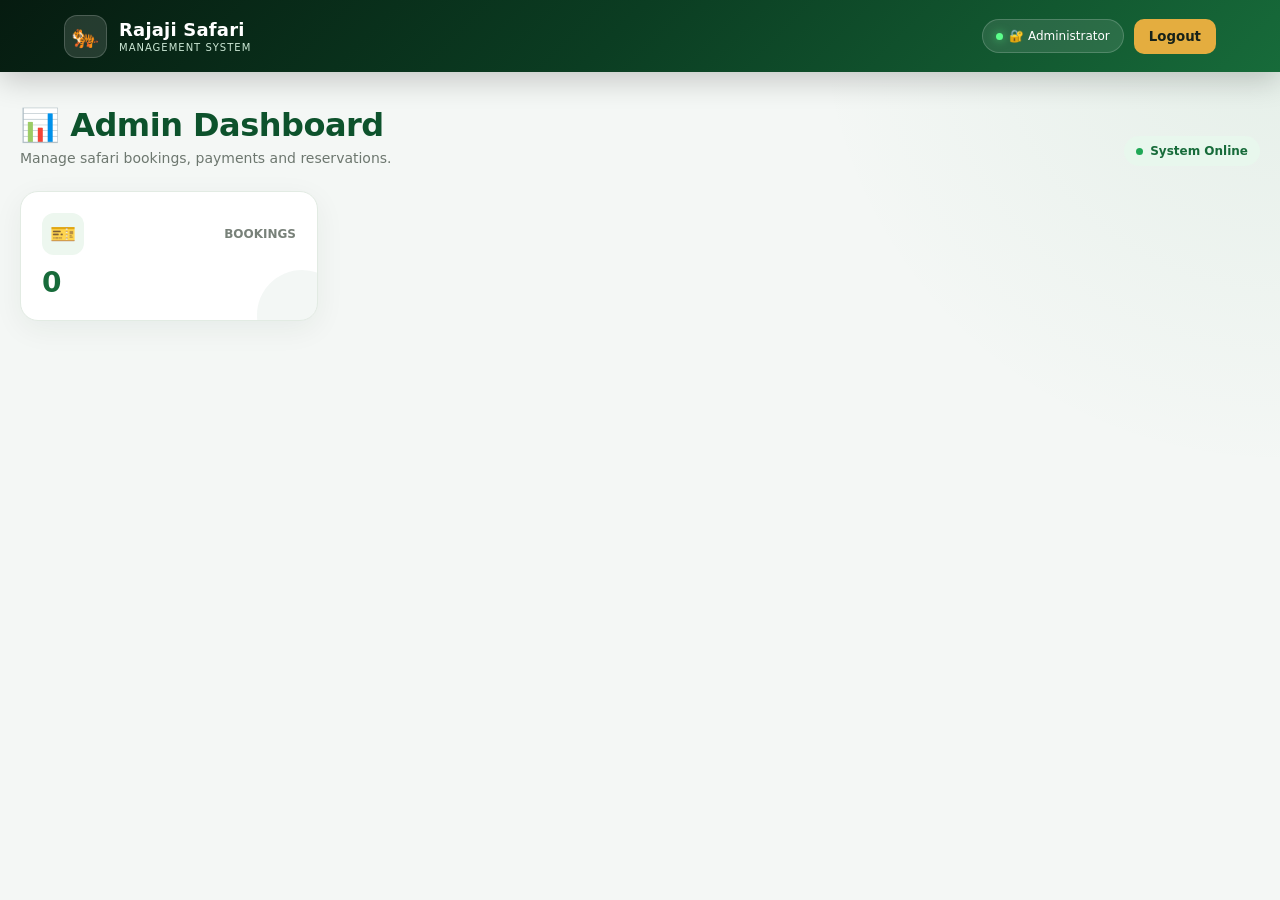
<file: admin-login.html>
<!DOCTYPE html>
<html lang="en">

<head>

<meta charset="UTF-8">

<meta name="viewport" content="width=device-width, initial-scale=1.0">

<meta name="description"
content="Rajaji Safari professional admin dashboard for managing safari bookings, payments and reservations.">

<meta name="theme-color" content="#071f13">

<title>Admin Dashboard | Rajaji Safari</title>

<style>

/* =====================================================
   RAJAJI SAFARI — ADMIN DASHBOARD
   PROFESSIONAL VERSION
===================================================== */

*{
  box-sizing:border-box;
  margin:0;
  padding:0;
  font-family:
    Inter,
    system-ui,
    -apple-system,
    BlinkMacSystemFont,
    "Segoe UI",
    Arial,
    sans-serif;
}

html{
  scroll-behavior:smooth;
}

body{
  min-height:100vh;
  background:
    radial-gradient(
      circle at top right,
      rgba(40,140,76,.08),
      transparent 30%
    ),
    #f4f7f5;
  color:#172219;
}

/* =====================================================
   HEADER
===================================================== */

header{
  position:sticky;
  top:0;
  z-index:1000;

  min-height:72px;

  background:
    linear-gradient(
      135deg,
      #061b10 0%,
      #0b3d22 48%,
      #176b3a 100%
    );

  color:white;

  padding:12px 5%;

  display:flex;
  justify-content:space-between;
  align-items:center;

  box-shadow:
    0 8px 30px rgba(0,0,0,.20);
}

.logo-area{
  display:flex;
  align-items:center;
  gap:12px;
}

.logo-icon{
  width:43px;
  height:43px;

  display:flex;
  align-items:center;
  justify-content:center;

  background:
    rgba(255,255,255,.12);

  border:
    1px solid rgba(255,255,255,.18);

  border-radius:13px;

  font-size:23px;
}

.logo-text strong{
  display:block;
  font-size:18px;
  letter-spacing:.2px;
}

.logo-text span{
  display:block;
  margin-top:2px;
  font-size:10px;
  color:#cce8d5;
  letter-spacing:1px;
  text-transform:uppercase;
}

.header-right{
  display:flex;
  align-items:center;
  gap:10px;
}

.admin-badge{
  display:flex;
  align-items:center;
  gap:6px;

  background:
    rgba(255,255,255,.10);

  border:
    1px solid rgba(255,255,255,.18);

  padding:9px 13px;

  border-radius:30px;

  font-size:12px;
}

.online-dot{
  width:7px;
  height:7px;
  border-radius:50%;
  background:#5cff8b;
  box-shadow:0 0 10px rgba(92,255,139,.7);
}

.logout{
  border:0;

  background:#e4ad3f;
  color:#172219;

  padding:10px 15px;

  border-radius:10px;

  font-weight:800;

  cursor:pointer;

  transition:.2s;
}

.logout:hover{
  transform:translateY(-1px);
  box-shadow:0 5px 15px rgba(0,0,0,.18);
}

/* =====================================================
   MAIN
===================================================== */

.container{
  width:min(1400px, 100%);
  margin:auto;

  padding:
    34px
    20px
    55px;
}

/* =====================================================
   PAGE TITLE
===================================================== */

.page-heading{
  display:flex;
  justify-content:space-between;
  align-items:flex-end;

  gap:20px;

  margin-bottom:25px;
}

.title h1{
  font-size:32px;
  color:#0d522c;
  letter-spacing:-.5px;
}

.title p{
  margin-top:6px;
  color:#6d776f;
  font-size:14px;
}

.live-status{
  display:flex;
  align-items:center;
  gap:7px;

  padding:8px 12px;

  border-radius:20px;

  background:#e8f7ed;
  color:#176b3a;

  font-size:12px;
  font-weight:700;
}

.live-status i{
  width:7px;
  height:7px;
  border-radius:50%;
  background:#1fa856;
}

/* =====================================================
   STATS
===================================================== */

.stats{
  display:grid;

  grid-template-columns:
    repeat(4,1fr);

  gap:16px;

  margin-bottom:25px;
}

.stat{
  position:relative;
  overflow:hidden;

  background:white;

  border:
    1px solid #e2ebe3;

  border-radius:18px;

  padding:21px;

  box-shadow:
    0 8px 30px rgba(18,52,31,.06);

  transition:
    transform .2s,
    box-shadow .2s;
}

.stat:hover{
  transform:translateY(-3px);

  box-shadow:
    0 12px 35px rgba(18,52,31,.11);
}

.stat::after{
  content:"";

  position:absolute;

  width:90px;
  height:90px;

  right:-30px;
  bottom:-40px;

  border-radius:50%;

  background:
    rgba(23,107,58,.05);
}

.stat-top{
  display:flex;
  justify-content:space-between;
  align-items:center;

  margin-bottom:13px;
}

.stat-icon{
  width:42px;
  height:42px;

  display:flex;
  align-items:center;
  justify-content:center;

  border-radius:12px;

  background:#edf7ef;

  font-size:21px;
}

.stat-label{
  font-size:12px;
  color:#788179;
  font-weight:600;
}

.stat strong{
  display:block;

  color:#176b3a;

  font-size:28px;

  line-height:1.1;
}

.stat-sub{
  margin-top:6px;

  color:#89918b;

  font-size:11px;
}

/* =====================================================
   PANEL
===================================================== */

.panel{
  background:white;

  border:
    1px solid #e2e9e3;

  border-radius:22px;

  padding:23px;

  box-shadow:
    0 8px 32px rgba(0,0,0,.06);
}

.panel-top{
  display:flex;

  justify-content:space-between;

  align-items:center;

  gap:15px;

  margin-bottom:18px;
}

.panel-title{
  display:flex;
  align-items:center;
  gap:10px;
}

.panel-title-icon{
  width:40px;
  height:40px;

  display:flex;
  align-items:center;
  justify-content:center;

  background:#edf7ef;

  border-radius:11px;

  font-size:19px;
}

.panel-top h2{
  color:#14572f;
  font-size:20px;
}

.panel-top p{
  margin-top:3px;

  color:#89918b;

  font-size:11px;
}

.refresh{
  border:0;

  background:#176b3a;
  color:white;

  padding:10px 15px;

  border-radius:10px;

  font-weight:800;

  cursor:pointer;

  transition:.2s;
}

.refresh:hover{
  background:#0e542b;
  transform:translateY(-1px);
}

/* =====================================================
   TOOLBAR
===================================================== */

.toolbar{
  display:flex;

  align-items:center;

  gap:10px;

  margin-bottom:18px;
}

.search-box{
  position:relative;

  flex:1;
}

.search-icon{
  position:absolute;

  left:14px;
  top:50%;

  transform:translateY(-50%);

  color:#7c877e;

  font-size:15px;
}

.search{
  width:100%;

  padding:
    13px
    15px
    13px
    40px;

  border:
    1px solid #d9e2da;

  background:#fbfdfb;

  border-radius:11px;

  font-size:13px;

  transition:.2s;
}

.search:focus{
  outline:none;

  background:white;

  border-color:#176b3a;

  box-shadow:
    0 0 0 3px rgba(23,107,58,.08);
}

.booking-count{
  white-space:nowrap;

  background:#f0f5f1;

  color:#356046;

  padding:10px 13px;

  border-radius:10px;

  font-size:12px;

  font-weight:700;
}

/* =====================================================
   TABLE
===================================================== */

.table-wrap{
  overflow-x:auto;

  border:
    1px solid #e4ebe5;

  border-radius:15px;
}

table{
  width:100%;

  min-width:1100px;

  border-collapse:collapse;
}

thead th{
  background:#edf5ed;

  color:#245b38;

  padding:14px 11px;

  text-align:left;

  font-size:11px;

  text-transform:uppercase;

  letter-spacing:.4px;

  white-space:nowrap;
}

tbody td{
  padding:14px 11px;

  border-bottom:
    1px solid #e8eee9;

  font-size:12px;

  vertical-align:middle;
}

tbody tr:last-child td{
  border-bottom:0;
}

tbody tr{
  transition:.15s;
}

tbody tr:hover td{
  background:#f9fcfa;
}

.booking-id{
  color:#176b3a;
  font-weight:800;
}

.customer-name{
  font-weight:800;
  color:#25342a;
}

.customer-phone{
  margin-top:3px;
  color:#7b857e;
  font-size:11px;
}

.total-price{
  color:#14572f;
  font-weight:900;
}

/* =====================================================
   BADGES
===================================================== */

.badge{
  display:inline-flex;

  align-items:center;
  justify-content:center;

  gap:5px;

  padding:6px 9px;

  border-radius:20px;

  font-size:10px;

  font-weight:800;

  white-space:nowrap;
}

.pending{
  background:#fff3cd;
  color:#806415;
}

.unpaid{
  background:#ffe9e9;
  color:#9b2929;
}

.paid{
  background:#dff5e5;
  color:#176b35;
}

.verified{
  background:#d8f0ff;
  color:#07547a;
}

.confirmed{
  background:#d8f0ff;
  color:#07547a;
}

.rejected{
  background:#ffe1e1;
  color:#9b2020;
}

/* =====================================================
   ACTIONS
===================================================== */

.actions{
  display:flex;

  flex-wrap:wrap;

  gap:5px;
}

.action{
  border:0;

  padding:7px 9px;

  border-radius:7px;

  font-size:10px;

  font-weight:800;

  cursor:pointer;

  transition:.18s;
}

.action:hover{
  transform:translateY(-1px);
  filter:brightness(.96);
}

.view{
  background:#edf2f7;
  color:#254b67;
}

.confirm{
  background:#176b3a;
  color:white;
}

.reject{
  background:#e74c3c;
  color:white;
}

.whatsapp{
  background:#25d366;
  color:white;
}

.delete{
  background:#303030;
  color:white;
}

/* =====================================================
   EMPTY
===================================================== */

.empty{
  text-align:center;

  padding:70px 15px;

  color:#777;
}

.empty-icon{
  width:65px;
  height:65px;

  display:flex;
  align-items:center;
  justify-content:center;

  margin:
    0 auto 14px;

  background:#edf5ed;

  border-radius:50%;

  font-size:28px;
}

.empty h3{
  color:#334238;
  margin-bottom:5px;
}

.empty p{
  font-size:12px;
  color:#89918b;
}

/* =====================================================
   MODAL
===================================================== */

.modal{
  display:none;

  position:fixed;

  inset:0;

  z-index:2000;

  background:
    rgba(3,16,9,.72);

  backdrop-filter:
    blur(5px);

  padding:20px;

  align-items:center;
  justify-content:center;
}

.modal-card{
  width:100%;

  max-width:560px;

  max-height:90vh;

  overflow-y:auto;

  background:white;

  border-radius:22px;

  padding:24px;

  box-shadow:
    0 25px 80px rgba(0,0,0,.28);

  animation:
    modalIn .18s ease;
}

@keyframes modalIn{

  from{
    opacity:0;
    transform:translateY(15px) scale(.98);
  }

  to{
    opacity:1;
    transform:translateY(0) scale(1);
  }

}

.modal-header{
  display:flex;

  justify-content:space-between;

  align-items:center;

  margin-bottom:18px;
}

.modal-title{
  display:flex;
  align-items:center;
  gap:10px;
}

.modal-title-icon{
  width:42px;
  height:42px;

  display:flex;
  align-items:center;
  justify-content:center;

  background:#edf7ef;

  border-radius:12px;

  font-size:20px;
}

.modal-header h2{
  color:#176b3a;
  font-size:20px;
}

.close{
  border:0;

  background:#f0f2f0;

  width:36px;
  height:36px;

  border-radius:50%;

  cursor:pointer;

  font-size:19px;

  color:#555;

  transition:.2s;
}

.close:hover{
  background:#e6e9e6;
}

.detail{
  display:flex;

  justify-content:space-between;

  gap:15px;

  padding:12px 0;

  border-bottom:
    1px solid #e5e9e5;

  font-size:13px;
}

.detail span{
  color:#727a74;
}

.detail strong{
  text-align:right;
  color:#26352b;
}

.modal-buttons{
  display:grid;

  gap:9px;

  margin-top:20px;
}

.modal-btn{
  border:0;

  padding:13px;

  border-radius:10px;

  font-weight:800;

  cursor:pointer;
}

.modal-confirm{
  background:#176b3a;
  color:white;
}

.modal-whatsapp{
  background:#25d366;
  color:white;
}

/* =====================================================
   FOOTER
===================================================== */

footer{
  text-align:center;

  padding:25px 15px 35px;

  color:#7b847d;

  font-size:11px;
}

/* =====================================================
   RESPONSIVE
===================================================== */

@media(max-width:1000px){

  .stats{
    grid-template-columns:
      repeat(2,1fr);
  }

}

@media(max-width:700px){

  header{
    padding:11px 15px;
  }

  .admin-badge{
    display:none;
  }

  .container{
    padding:
      24px
      10px
      45px;
  }

  .page-heading{
    align-items:flex-start;
    flex-direction:column;
  }

  .title h1{
    font-size:26px;
  }

  .live-status{
    align-self:flex-start;
  }

  .panel{
    padding:15px;
    border-radius:18px;
  }

  .panel-top{
    align-items:flex-start;
  }

  .panel-top h2{
    font-size:17px;
  }

  .toolbar{
    flex-direction:column;
    align-items:stretch;
  }

  .booking-count{
    text-align:center;
  }

}

@media(max-width:500px){

  .logo-text strong{
    font-size:16px;
  }

  .logo-text span{
    font-size:8px;
  }

  .logo-icon{
    width:38px;
    height:38px;
    font-size:20px;
  }

  .logout{
    padding:8px 10px;
    font-size:11px;
  }

  .stats{
    gap:10px;
  }

  .stat{
    padding:14px;
    border-radius:15px;
  }

  .stat-icon{
    width:35px;
    height:35px;
    font-size:17px;
  }

  .stat strong{
    font-size:21px;
  }

  .stat-label{
    font-size:10px;
  }

  .stat-sub{
    font-size:9px;
  }

  .modal{
    padding:10px;
  }

  .modal-card{
    padding:18px;
    border-radius:18px;
  }

}

/* =====================================================
   SCROLLBAR
===================================================== */

::-webkit-scrollbar{
  width:7px;
  height:7px;
}

::-webkit-scrollbar-track{
  background:#edf1ee;
}

::-webkit-scrollbar-thumb{
  background:#aab7ae;
  border-radius:10px;
}

::-webkit-scrollbar-thumb:hover{
  background:#718078;
}

</style>

</head>

<body>


<!-- =====================================================
     HEADER
===================================================== -->

<header>

  <div class="logo-area">

    <div class="logo-icon">
      🐅
    </div>

    <div class="logo-text">

      <strong>
        Rajaji Safari
      </strong>

      <span>
        Management System
      </span>

    </div>

  </div>


  <div class="header-right">

    <div class="admin-badge">

      <span class="online-dot"></span>

      🔐 Administrator

    </div>


    <button
      class="logout"
      onclick="logout()">

      Logout

    </button>

  </div>

</header>


<!-- =====================================================
     MAIN
===================================================== -->

<main class="container">


  <!-- PAGE HEADING -->

  <div class="page-heading">

    <div class="title">

      <h1>
        📊 Admin Dashboard
      </h1>

      <p>
        Manage safari bookings, payments and reservations.
      </p>

    </div>


    <div class="live-status">

      <i></i>

      System Online

    </div>

  </div>


  <!-- ===================================================
       STATS
  =================================================== -->

  <div class="stats">


    <div class="stat">

      <div class="stat-top">

        <div class="stat-icon">
          🎫
        </div>

        <span class="stat-label">
          BOOKINGS
        </span>

      </div>

      <strong id="totalBookings">
        0
</file>
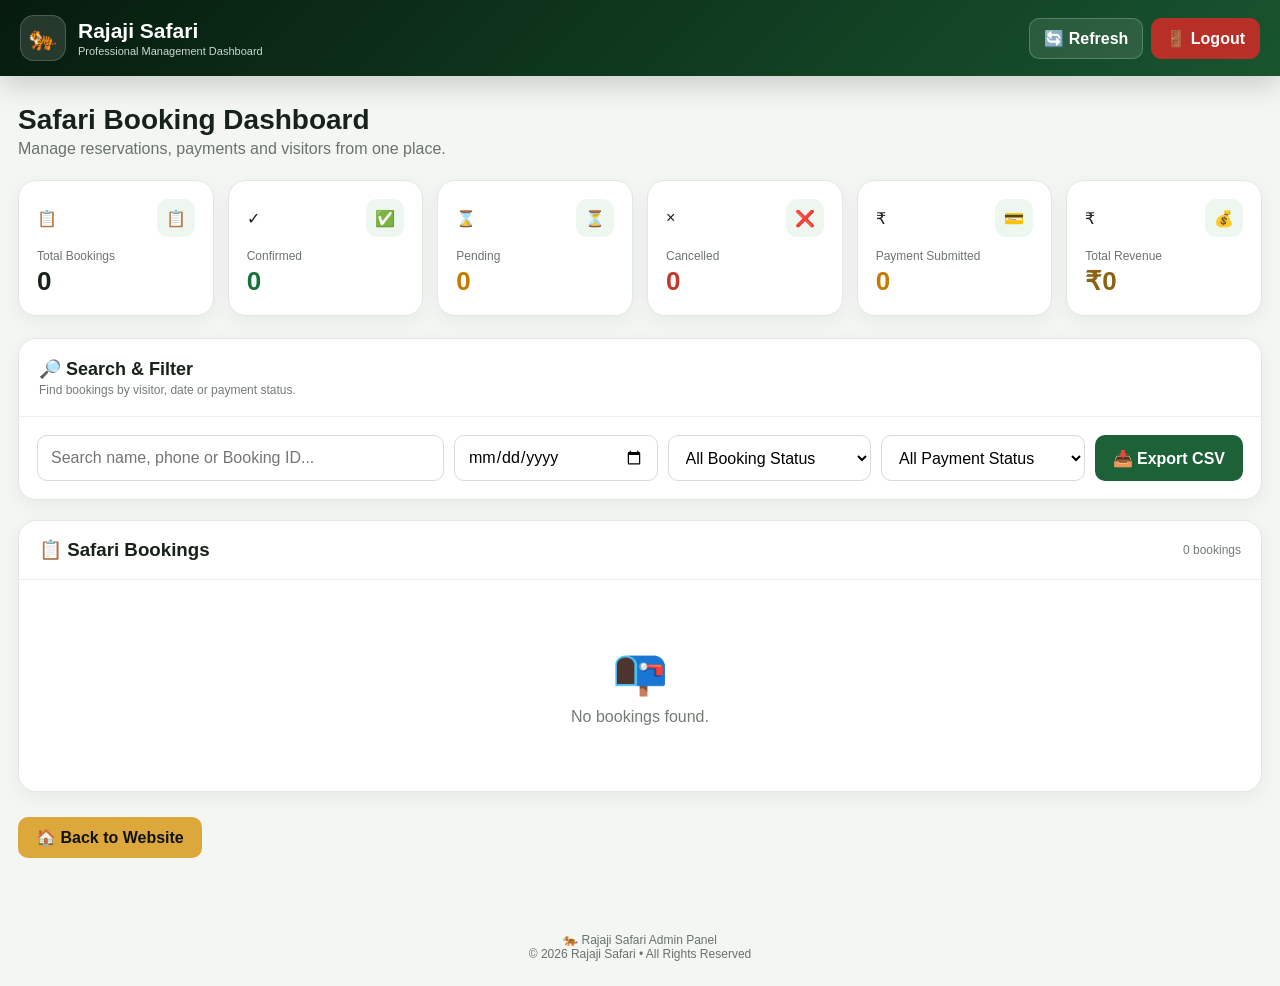
<file: admin.html>
<!DOCTYPE html>
<html lang="en">
<head>
<meta charset="UTF-8">
<meta name="viewport" content="width=device-width,initial-scale=1.0">

<meta name="description" content="Rajaji Safari Professional Admin Dashboard">

<title>Rajaji Safari | Admin Dashboard</title>

<style>
*{
  box-sizing:border-box;
  margin:0;
  padding:0;
  font-family:Inter,Arial,sans-serif;
}

body{
  min-height:100vh;
  background:#f3f6f3;
  color:#172219;
}

button,input,select{
  font:inherit;
}

button{
  cursor:pointer;
}

/* HEADER */
.header{
  position:sticky;
  top:0;
  z-index:1000;
  background:linear-gradient(135deg,#061b0e,#18552f);
  color:#fff;
  box-shadow:0 8px 30px rgba(0,0,0,.18);
}

.header-inner{
  max-width:1450px;
  margin:auto;
  padding:15px 20px;
  display:flex;
  align-items:center;
  justify-content:space-between;
  gap:15px;
}

.brand{
  display:flex;
  align-items:center;
  gap:12px;
}

.brand-icon{
  width:46px;
  height:46px;
  display:grid;
  place-items:center;
  background:rgba(255,255,255,.12);
  border:1px solid rgba(255,255,255,.18);
  border-radius:14px;
  font-size:24px;
}

.brand h1{
  font-size:21px;
}

.brand p{
  color:#c9d9ce;
  font-size:11px;
  margin-top:2px;
}

.header-actions{
  display:flex;
  gap:8px;
}

.hbtn{
  border:1px solid rgba(255,255,255,.22);
  background:rgba(255,255,255,.1);
  color:#fff;
  padding:10px 14px;
  border-radius:10px;
  font-weight:700;
}

.hbtn:hover{
  background:rgba(255,255,255,.18);
}

.logout{
  background:#b72f27;
  border-color:#b72f27;
}

/* MAIN */
.container{
  max-width:1450px;
  margin:auto;
  padding:28px 18px 50px;
}

.hero-title{
  margin-bottom:22px;
}

.hero-title h2{
  font-size:28px;
}

.hero-title p{
  color:#68736b;
  margin-top:4px;
}

/* STATS */
.stats{
  display:grid;
  grid-template-columns:repeat(6,1fr);
  gap:14px;
  margin-bottom:22px;
}

.stat{
  background:#fff;
  border:1px solid #e1e8e1;
  border-radius:18px;
  padding:18px;
  box-shadow:0 6px 20px rgba(0,0,0,.05);
}

.stat-top{
  display:flex;
  justify-content:space-between;
  align-items:center;
}

.stat-icon{
  width:38px;
  height:38px;
  display:grid;
  place-items:center;
  border-radius:11px;
  background:#edf6ef;
}

.stat-label{
  color:#6d766f;
  font-size:12px;
  margin-top:12px;
}

.stat-value{
  font-size:26px;
  font-weight:900;
  margin-top:3px;
}

.green .stat-value{color:#18703c}
.orange .stat-value{color:#c47b00}
.red .stat-value{color:#c0392b}
.gold .stat-value{color:#8a6414}

/* PANEL */
.panel{
  background:#fff;
  border:1px solid #e1e8e1;
  border-radius:18px;
  box-shadow:0 6px 20px rgba(0,0,0,.05);
  margin-bottom:20px;
}

.panel-head{
  padding:19px 20px;
  border-bottom:1px solid #edf0ed;
}

.panel-head h3{
  font-size:18px;
}

.panel-head p{
  color:#737c75;
  font-size:12px;
  margin-top:3px;
}

/* FILTERS */
.filters{
  padding:18px;
  display:grid;
  grid-template-columns:2fr 1fr 1fr 1fr auto;
  gap:10px;
}

input,select{
  width:100%;
  padding:12px 13px;
  border:1px solid #d5ddd6;
  border-radius:10px;
  background:#fff;
  outline:none;
}

input:focus,select:focus{
  border-color:#287047;
  box-shadow:0 0 0 3px rgba(40,112,71,.1);
}

.export{
  border:0;
  background:#1d6138;
  color:#fff;
  padding:12px 18px;
  border-radius:10px;
  font-weight:800;
}

.export:hover{
  background:#154a2b;
}

/* TABLE */
.booking-head{
  padding:18px 20px;
  display:flex;
  justify-content:space-between;
  align-items:center;
  border-bottom:1px solid #edf0ed;
}

.count{
  color:#737c75;
  font-size:12px;
}

.table-wrap{
  overflow:auto;
}

table{
  width:100%;
  min-width:1450px;
  border-collapse:collapse;
}

th{
  background:#f0f5f1;
  color:#39483e;
  padding:13px;
  text-align:left;
  font-size:11px;
  white-space:nowrap;
}

td{
  padding:12px 13px;
  border-bottom:1px solid #edf0ed;
  font-size:12px;
  white-space:nowrap;
}

tr:hover{
  background:#fafcf9;
}

.booking-id{
  color:#176437;
  font-weight:900;
}

.status-select,
.payment-select{
  padding:7px 8px;
  border-radius:7px;
  font-size:11px;
}

.whatsapp{
  display:inline-block;
  background:#25d366;
  color:#fff;
  text-decoration:none;
  padding:7px 10px;
  border-radius:7px;
  font-weight:800;
}

.delete{
  border:0;
  background:#ffe8e5;
  color:#b42318;
  padding:7px 10px;
  border-radius:7px;
  font-weight:800;
}

.empty{
  padding:65px 20px;
  text-align:center;
  color:#737c75;
}

.empty-icon{
  font-size:45px;
  margin-bottom:10px;
}

/* FOOTER */
footer{
  text-align:center;
  color:#68736b;
  font-size:12px;
  padding:25px;
}

.back{
  display:inline-block;
  margin-top:5px;
  padding:11px 18px;
  border-radius:10px;
  background:#dda83b;
  color:#111;
  text-decoration:none;
  font-weight:800;
}

/* MOBILE */
@media(max-width:1150px){
  .stats{
    grid-template-columns:repeat(3,1fr);
  }

  .filters{
    grid-template-columns:1fr 1fr;
  }

  .export{
    width:100%;
  }
}

@media(max-width:650px){
  .header-inner{
    align-items:flex-start;
  }

  .brand h1{
    font-size:18px;
  }

  .brand p{
    font-size:10px;
  }

  .brand-icon{
    width:40px;
    height:40px;
  }

  .header-actions{
    flex-direction:column;
  }

  .hbtn{
    padding:7px 10px;
    font-size:11px;
  }

  .container{
    padding:20px 12px 40px;
  }

  .hero-title h2{
    font-size:22px;
  }

  .stats{
    grid-template-columns:1fr 1fr;
    gap:10px;
  }

  .stat{
    padding:14px;
  }

  .stat-value{
    font-size:22px;
  }

  .filters{
    grid-template-columns:1fr;
  }

  .booking-head{
    align-items:flex-start;
    flex-direction:column;
    gap:5px;
  }
}
</style>
</head>

<body>

<header class="header">
  <div class="header-inner">

    <div class="brand">
      <div class="brand-icon">🐅</div>
      <div>
        <h1>Rajaji Safari</h1>
        <p>Professional Management Dashboard</p>
      </div>
    </div>

    <div class="header-actions">
      <button class="hbtn" onclick="showBookings()">🔄 Refresh</button>
      <button class="hbtn logout" onclick="logoutAdmin()">🚪 Logout</button>
    </div>

  </div>
</header>

<main class="container">

  <section class="hero-title">
    <h2>Safari Booking Dashboard</h2>
    <p>Manage reservations, payments and visitors from one place.</p>
  </section>

  <section class="stats">

    <div class="stat">
      <div class="stat-top">
        <span>📋</span>
        <div class="stat-icon">📋</div>
      </div>
      <div class="stat-label">Total Bookings</div>
      <div class="stat-value" id="totalBookings">0</div>
    </div>

    <div class="stat green">
      <div class="stat-top">
        <span>✓</span>
        <div class="stat-icon">✅</div>
      </div>
      <div class="stat-label">Confirmed</div>
      <div class="stat-value" id="confirmedBookings">0</div>
    </div>

    <div class="stat orange">
      <div class="stat-top">
        <span>⌛</span>
        <div class="stat-icon">⏳</div>
      </div>
      <div class="stat-label">Pending</div>
      <div class="stat-value" id="pendingBookings">0</div>
    </div>

    <div class="stat red">
      <div class="stat-top">
        <span>×</span>
        <div class="stat-icon">❌</div>
      </div>
      <div class="stat-label">Cancelled</div>
      <div class="stat-value" id="cancelledBookings">0</div>
    </div>

    <div class="stat orange">
      <div class="stat-top">
        <span>₹</span>
        <div class="stat-icon">💳</div>
      </div>
      <div class="stat-label">Payment Submitted</div>
      <div class="stat-value" id="paymentSubmitted">0</div>
    </div>

    <div class="stat gold">
      <div class="stat-top">
        <span>₹</span>
        <div class="stat-icon">💰</div>
      </div>
      <div class="stat-label">Total Revenue</div>
      <div class="stat-value">
        ₹<span id="totalAmount">0</span>
      </div>
    </div>

  </section>

  <section class="panel">

    <div class="panel-head">
      <h3>🔎 Search & Filter</h3>
      <p>Find bookings by visitor, date or payment status.</p>
    </div>

    <div class="filters">

      <input
        id="searchInput"
        type="text"
        placeholder="Search name, phone or Booking ID..."
        oninput="showBookings()">

      <input
        id="dateFilter"
        type="date"
        onchange="showBookings()">

      <select id="statusFilter" onchange="showBookings()">
        <option value="All">All Booking Status</option>
        <option value="Pending">Pending</option>
        <option value="Confirmed">Confirmed</option>
        <option value="Cancelled">Cancelled</option>
      </select>

      <select id="paymentFilter" onchange="showBookings()">
        <option value="All">All Payment Status</option>
        <option value="Unpaid">Unpaid</option>
        <option value="Payment Submitted">Payment Submitted</option>
        <option value="Paid">Paid</option>
      </select>

      <button class="export" onclick="exportCSV()">
        📥 Export CSV
      </button>

    </div>

  </section>

  <section class="panel">

    <div class="booking-head">
      <h3>📋 Safari Bookings</h3>
      <span class="count" id="resultCount">0 bookings</span>
    </div>

    <div id="bookingContent" class="empty">
      <div class="empty-icon">📭</div>
      No bookings found.
    </div>

  </section>

  <a href="./index.html" class="back">
    🏠 Back to Website
  </a>

</main>

<footer>
  🐅 Rajaji Safari Admin Panel
  <br>
  © 2026 Rajaji Safari • All Rights Reserved
</footer>

<script>

/* =========================================
   ADMIN LOGIN PROTECTION
========================================= */

if(
  sessionStorage.getItem("rajajiAdminLoggedIn") !== "true"
){
  window.location.replace("./admin-login.html");
}


/* =========================================
   GET BOOKINGS
========================================= */

function getBookings(){

  try{

    return JSON.parse(
      localStorage.getItem("rajajiBookings")
    ) || [];

  }catch(error){

    return [];

  }

}


/* =========================================
   SAVE BOOKINGS
========================================= */

function saveBookings(bookings){

  localStorage.setItem(
    "rajajiBookings",
    JSON.stringify(bookings)
  );

}


/* =========================================
   ESCAPE HTML
========================================= */

function escapeHTML(value){

  return String(value ?? "")
    .replace(/&/g,"&amp;")
    .replace(/</g,"&lt;")
    .replace(/>/g,"&gt;")
    .replace(/"/g,"&quot;")
    .replace(/'/g,"&#039;");

}


/* =========================================
   SHOW BOOKINGS
========================================= */

function showBookings(){

  const bookings = getBookings();

  document.getElementById("totalBookings").textContent =
    bookings.length;


  const confirmed = bookings.filter(
    b => b.status === "Confirmed"
  ).length;

  const cancelled = bookings.filter(
    b => b.status === "Cancelled"
  ).length;

  const pending = bookings.filter(
    b => !b.status || b.status === "Pending"
  ).length;

  const paymentSubmitted = bookings.filter(
    b => b.paymentStatus === "Payment Submitted"
  ).length;


  document.getElementById("confirmedBookings").textContent =
    confirmed;

  document.getElementById("cancelledBookings").textContent =
    cancelled;

  document.getElementById("pendingBookings").textContent =
    pending;

  document.getElementById("paymentSubmitted").textContent =
    paymentSubmitted;


  const totalAmount = bookings.reduce(
    (sum,b) => sum + Number(b.total || 0),
    0
  );

  document.getElementById("totalAmount").textContent =
    totalAmount.toLocaleString("en-IN");


  const search =
    document.getElementById("searchInput")
    .value.toLowerCase().trim();

  const date =
    document.getElementById("dateFilter").value;

  const status =
    document.getElementById("statusFilter").value;

  const payment =
    document.getElementById("paymentFilter").value;


  const filtered = bookings.filter(booking => {

    const text =
      String(booking.name || "").toLowerCase().includes(search) ||
      String(booking.phone || "").toLowerCase().includes(search) ||
      String(booking.bookingId || "").toLowerCase().includes(search);

    const dateMatch =
      !date || booking.date === date;

    const bookingStatus =
      booking.status || "Pending";

    const paymentStatus =
      booking.paymentStatus || "Unpaid";

    const statusMatch =
      status === "All" ||
      bookingStatus === status;

    const paymentMatch =
      payment === "All" ||
      paymentStatus === payment;

    return (
      text &&
      dateMatch &&
      statusMatch &&
      paymentMatch
    );

  });


  document.getElementById("resultCount").textContent =
    filtered.length +
    (filtered.length === 1 ? " booking" : " bookings");


  const content =
    document.getElementById("bookingContent");


  if(filtered.length === 0){

    content.className = "empty";

    content.innerHTML = `
      <div class="empty-icon">📭</div>
      No bookings found.
    `;

    return;

  }


  content.className = "table-wrap";

  content.innerHTML = `

    <table>

      <thead>
        <tr>
          <th>Booking ID</th>
          <th>Name</th>
          <th>Phone</th>
          <th>WhatsApp</th>
          <th>Date</th>
          <th>Time</th>
          <th>Zone</th>
          <th>Pickup</th>
          <th>Safari</th>
          <th>Visitors</th>
          <th>Total</th>
          <th>Booking Status</th>
          <th>Payment Status</th>
          <th>Action</th>
        </tr>
      </thead>

      <tbody>

        ${filtered.map(booking => {

          const id =
            escapeHTML(booking.bookingId || "");

          const phone =
            String(booking.phone || "")
            .replace(/\D/g,"");

          const statusValue =
            booking.status || "Pending";

          const paymentValue =
            booking.paymentStatus || "Unpaid";


          return `

            <tr>

              <td>
                <span class="booking-id">
                  ${id || "-"}
                </span>
              </td>

              <td>
                ${escapeHTML(booking.name || "-")}
              </td>

              <td>
                ${escapeHTML(booking.phone || "-")}
              </td>

              <td>
                ${
                  phone
                  ?
                  `<a
                    class="whatsapp"
                    target="_blank"
                    href="https://wa.me/91${phone}?text=${encodeURIComponent(
                      "Hello " +
                      (booking.name || "") +
                      ", regarding your Rajaji Safari booking " +
                      (booking.bookingId || "") +
                      "."
                    )}">
                    💬 WhatsApp
                  </a>`
                  :
                  "-"
                }
              </td>

              <td>
                ${escapeHTML(booking.date || "-")}
              </td>

              <td>
                ${escapeHTML(booking.time || "-")}
              </td>

              <td>
                ${escapeHTML(booking.zone || "-")}
              </td>

              <td>
                ${escapeHTML(booking.pickup || "-")}
              </td>

              <td>
                ${escapeHTML(
                  booking.safari ||
                  booking.type ||
                  "-"
                )}
              </td>

              <td>
                ${escapeHTML(booking.people || "-")}
              </td>

              <td>
                <strong>
                  ₹${Number(
                    booking.total || 0
                  ).toLocaleString("en-IN")}
                </strong>
              </td>

              <td>

                <select
                  class="status-select"
                  onchange="changeBookingStatus(
                    '${id}',
                    this.value
                  )">

                  <option
                    value="Pending"
                    ${statusValue==="Pending"?"selected":""}>
                    Pending
                  </option>

                  <option
                    value="Confirmed"
                    ${statusValue==="Confirmed"?"selected":""}>
                    Confirmed
                  </option>

                  <option
                    value="Cancelled"
                    ${statusValue==="Cancelled"?"selected":""}>
                    Cancelled
                  </option>

                </select>

              </td>

              <td>

                <select
                  class="payment-select"
                  onchange="changePaymentStatus(
                    '${id}',
                    this.value
                  )">

                  <option
                    value="Unpaid"
                    ${paymentValue==="Unpaid"?"selected":""}>
                    Unpaid
                  </option>

                  <option
                    value="Payment Submitted"
                    ${paymentValue==="Payment Submitted"?"selected":""}>
                    Payment Submitted
                  </option>

                  <option
                    value="Paid"
                    ${paymentValue==="Paid"?"selected":""}>
                    Paid
                  </option>

                </select>

              </td>

              <td>

                <button
                  class="delete"
                  onclick="deleteBooking('${id}')">
                  🗑️ Delete
                </button>

              </td>

            </tr>

          `;

        }).join("")}

      </tbody>

    </table>

  `;

}


/* =========================================
   BOOKING STATUS
========================================= */

function changeBookingStatus(
  bookingId,
  newStatus
){

  const bookings = getBookings();

  const booking = bookings.find(
    b => String(b.bookingId) === String(bookingId)
  );

  if(!booking) return;

  booking.status = newStatus;

  saveBookings(bookings);

  updateCurrentBooking(
    booking,
    newStatus,
    booking.paymentStatus
  );

  showBookings();

}


/* =========================================
   PAYMENT STATUS
========================================= */

function changePaymentStatus(
  bookingId,
  newStatus
){

  const bookings = getBookings();

  const booking = bookings.find(
    b => String(b.bookingId) === String(bookingId)
  );

  if(!booking) return;
</file>
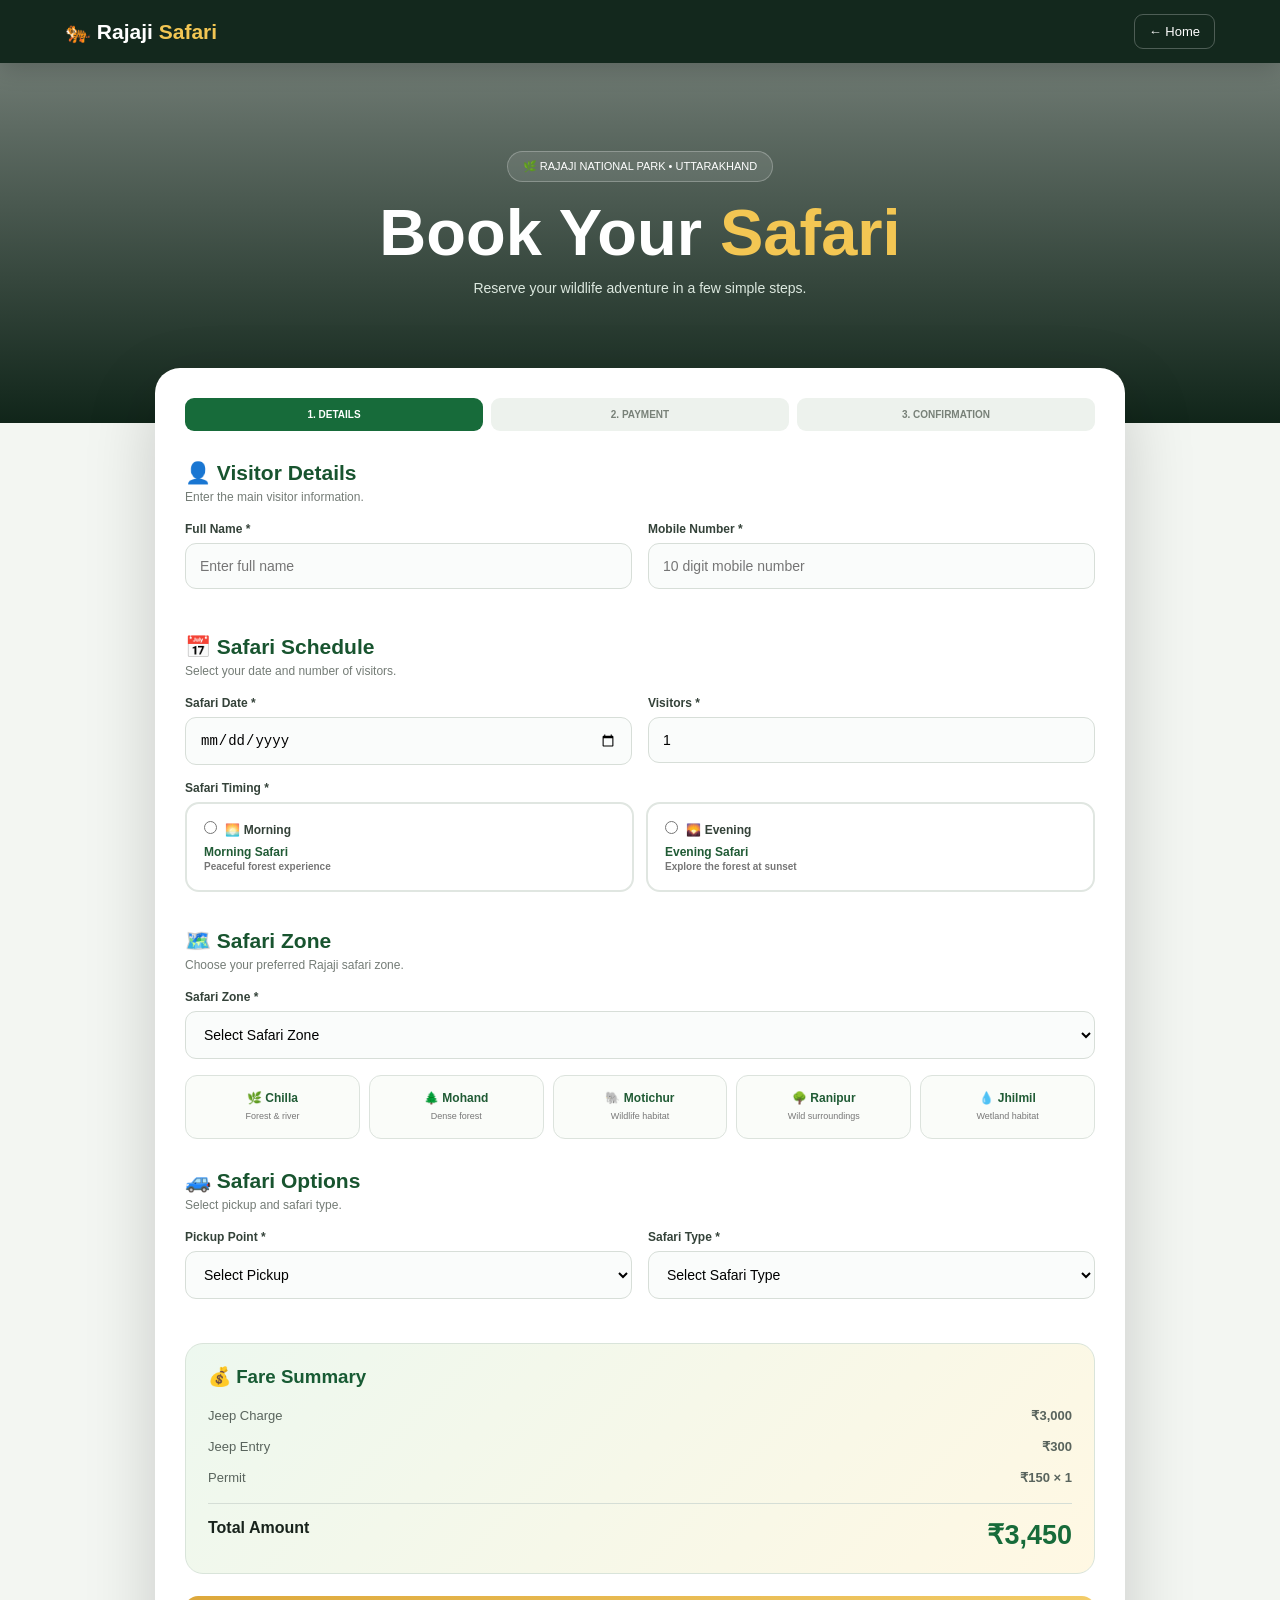
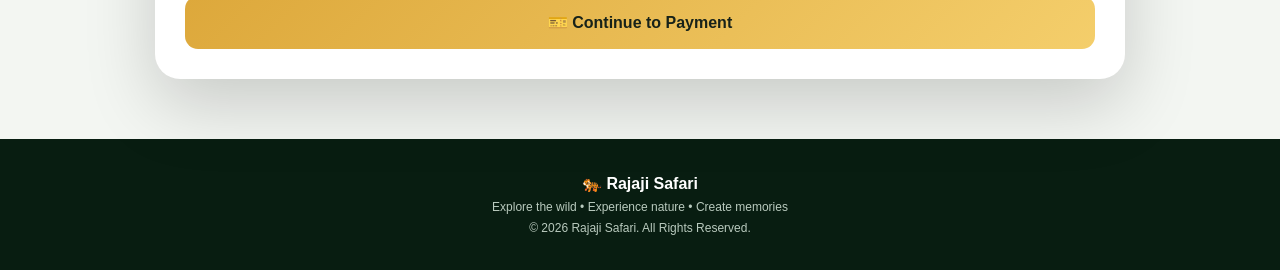
<file: booking.html>
<!DOCTYPE html>
<html lang="en">
<head>
<meta charset="UTF-8">
<meta name="viewport" content="width=device-width, initial-scale=1.0">

<meta name="description"
content="Book Rajaji Safari online. Choose your zone, date, safari timing and visitors.">

<meta name="theme-color" content="#071d11">

<title>Book Safari | Rajaji Safari</title>

<style>

*{
  box-sizing:border-box;
  margin:0;
  padding:0;
}

html{
  scroll-behavior:smooth;
}

body{
  font-family:Arial,Helvetica,sans-serif;
  background:#f3f6f2;
  color:#18231c;
}

/* HEADER */

header{
  position:sticky;
  top:0;
  z-index:1000;
  background:rgba(5,27,15,.94);
  backdrop-filter:blur(15px);
  color:white;
  padding:14px 5%;
  box-shadow:0 5px 25px rgba(0,0,0,.2);
}

.nav{
  max-width:1150px;
  margin:auto;
  display:flex;
  justify-content:space-between;
  align-items:center;
}

.logo{
  font-size:21px;
  font-weight:900;
}

.logo span{
  color:#f3c653;
}

.home{
  color:white;
  text-decoration:none;
  padding:9px 14px;
  border:1px solid rgba(255,255,255,.25);
  border-radius:9px;
  font-size:13px;
}

/* HERO */

.hero{
  min-height:360px;
  display:flex;
  justify-content:center;
  align-items:center;
  text-align:center;
  color:white;
  padding:60px 20px 100px;

  background:
  linear-gradient(rgba(2,20,10,.55),rgba(2,24,12,.94)),
  url("https://images.unsplash.com/photo-1511497584788-876760111969?auto=format&fit=crop&w=2200&q=90")
  center/cover;
}

.badge{
  display:inline-block;
  padding:8px 15px;
  border:1px solid rgba(255,255,255,.25);
  border-radius:30px;
  background:rgba(255,255,255,.1);
  font-size:11px;
  margin-bottom:18px;
}

.hero h1{
  font-size:clamp(38px,7vw,65px);
  line-height:1;
  margin-bottom:15px;
}

.hero h1 span{
  color:#f3c653;
}

.hero p{
  color:#dce8df;
  font-size:14px;
}

/* MAIN */

.container{
  max-width:1000px;
  margin:-55px auto 60px;
  padding:0 15px;
  position:relative;
}

.card{
  background:white;
  border-radius:25px;
  padding:30px;
  box-shadow:0 25px 70px rgba(0,0,0,.18);
}

/* PROGRESS */

.progress{
  display:grid;
  grid-template-columns:repeat(3,1fr);
  gap:8px;
  margin-bottom:30px;
}

.progress div{
  padding:11px;
  text-align:center;
  background:#edf2ed;
  border-radius:9px;
  color:#788178;
  font-size:10px;
  font-weight:bold;
}

.progress .active{
  background:#176b3a;
  color:white;
}

/* SECTION */

.section{
  margin-top:30px;
}

.section h2{
  color:#18542f;
  font-size:21px;
  margin-bottom:5px;
}

.section p{
  color:#747c76;
  font-size:12px;
  margin-bottom:18px;
}

/* FORM */

.grid{
  display:grid;
  grid-template-columns:1fr 1fr;
  gap:16px;
}

.field{
  margin-bottom:16px;
}

label{
  display:block;
  font-size:12px;
  font-weight:bold;
  color:#344239;
  margin-bottom:7px;
}

input,
select{
  width:100%;
  padding:14px;
  border:1px solid #d7ded8;
  border-radius:11px;
  background:#fafcfb;
  font-size:14px;
}

input:focus,
select:focus{
  outline:none;
  border-color:#176b3a;
  box-shadow:0 0 0 3px rgba(23,107,58,.1);
}

/* TIME */

.time-grid{
  display:grid;
  grid-template-columns:1fr 1fr;
  gap:12px;
}

.time{
  padding:17px;
  border:2px solid #e0e6e1;
  border-radius:14px;
  cursor:pointer;
}

.time:has(input:checked){
  border-color:#176b3a;
  background:#eff8f1;
}

.time input{
  width:auto;
  margin-right:5px;
}

.time strong{
  display:block;
  margin-top:8px;
  color:#205b35;
}

.time small{
  color:#777;
}

/* ZONES */

.zones{
  display:grid;
  grid-template-columns:repeat(5,1fr);
  gap:9px;
}

.zone{
  padding:15px 9px;
  text-align:center;
  border:1px solid #dce3dd;
  border-radius:12px;
  background:#fafcf9;
  cursor:pointer;
}

.zone:hover{
  border-color:#176b3a;
  transform:translateY(-2px);
}

.zone strong{
  display:block;
  color:#205b35;
  font-size:12px;
}

.zone small{
  color:#777;
  font-size:9px;
}

/* PRICE */

.price{
  margin-top:28px;
  padding:22px;
  border-radius:18px;
  background:linear-gradient(135deg,#edf8ef,#fff8e3);
  border:1px solid #d9e4da;
}

.price h3{
  color:#185b34;
  margin-bottom:12px;
}

.row{
  display:flex;
  justify-content:space-between;
  padding:8px 0;
  font-size:13px;
  color:#59645d;
}

.total{
  display:flex;
  justify-content:space-between;
  border-top:1px solid #d5ded6;
  margin-top:10px;
  padding-top:15px;
  font-weight:bold;
}

.total strong{
  color:#176b3a;
  font-size:27px;
}

/* BUTTON */

.book{
  width:100%;
  border:0;
  padding:17px;
  margin-top:22px;
  border-radius:13px;
  background:linear-gradient(135deg,#dda83b,#f4ce6b);
  color:#172219;
  font-size:16px;
  font-weight:900;
  cursor:pointer;
}

.book:hover{
  transform:translateY(-2px);
}

/* CONFIRMATION */

.confirmation{
  display:none;
  margin-top:22px;
  padding:22px;
  border-radius:18px;
  background:#edf9ef;
  border:1px solid #b9ddc0;
}

.confirmation h3{
  color:#176334;
  margin-bottom:12px;
}

.confirmation p{
  margin:7px 0;
  color:#455148;
  font-size:13px;
}

.pay{
  display:block;
  text-align:center;
  padding:14px;
  margin-top:14px;
  border-radius:11px;
  background:#176b3a;
  color:white;
  text-decoration:none;
  font-weight:bold;
}

.whatsapp{
  background:#25d366;
}

/* FOOTER */

footer{
  background:#081d11;
  color:white;
  text-align:center;
  padding:35px 15px;
}

footer p{
  color:#b9cabe;
  font-size:12px;
  margin-top:7px;
}

/* MOBILE */

@media(max-width:750px){

  .grid{
    grid-template-columns:1fr;
  }

  .zones{
    grid-template-columns:1fr 1fr;
  }

}

@media(max-width:600px){

  .card{
    padding:20px 15px;
    border-radius:20px;
  }

  .time-grid{
    grid-template-columns:1fr;
  }

  .hero{
    min-height:330px;
  }

}

@media(max-width:380px){

  .zones{
    grid-template-columns:1fr;
  }

}

</style>
</head>

<body>

<header>

<div class="nav">

<div class="logo">
🐅 Rajaji <span>Safari</span>
</div>

<a href="./index.html" class="home">
← Home
</a>

</div>

</header>

<section class="hero">

<div>

<div class="badge">
🌿 RAJAJI NATIONAL PARK • UTTARAKHAND
</div>

<h1>
Book Your <span>Safari</span>
</h1>

<p>
Reserve your wildlife adventure in a few simple steps.
</p>

</div>

</section>

<main class="container">

<div class="card">

<div class="progress">

<div class="active">1. DETAILS</div>
<div>2. PAYMENT</div>
<div>3. CONFIRMATION</div>

</div>

<!-- VISITOR -->

<section class="section">

<h2>👤 Visitor Details</h2>

<p>Enter the main visitor information.</p>

<div class="grid">

<div class="field">

<label>Full Name *</label>

<input
id="name"
type="text"
placeholder="Enter full name">

</div>

<div class="field">

<label>Mobile Number *</label>

<input
id="phone"
type="tel"
maxlength="10"
inputmode="numeric"
placeholder="10 digit mobile number">

</div>

</div>

</section>

<!-- DATE -->

<section class="section">

<h2>📅 Safari Schedule</h2>

<p>Select your date and number of visitors.</p>

<div class="grid">

<div class="field">

<label>Safari Date *</label>

<input id="date" type="date">

</div>

<div class="field">

<label>Visitors *</label>

<input
id="people"
type="number"
min="1"
max="20"
value="1"
placeholder="Number of visitors">

</div>

</div>

<label>Safari Timing *</label>

<div class="time-grid">

<label class="time">

<input
type="radio"
name="time"
value="Morning Safari">

🌅 Morning

<strong>Morning Safari</strong>

<small>Peaceful forest experience</small>

</label>

<label class="time">

<input
type="radio"
name="time"
value="Evening Safari">

🌄 Evening

<strong>Evening Safari</strong>

<small>Explore the forest at sunset</small>

</label>

</div>

</section>

<!-- ZONE -->

<section class="section">

<h2>🗺️ Safari Zone</h2>

<p>Choose your preferred Rajaji safari zone.</p>

<div class="field">

<label>Safari Zone *</label>

<select id="zone">

<option value="">Select Safari Zone</option>

<option>Chilla Zone</option>
<option>Mohand Zone</option>
<option>Motichur Zone</option>
<option>Ranipur Zone</option>
<option>Jhilmil Jheel Zone</option>

</select>

</div>

<div class="zones">

<div class="zone">
<strong>🌿 Chilla</strong>
<small>Forest & river</small>
</div>

<div class="zone">
<strong>🌲 Mohand</strong>
<small>Dense forest</small>
</div>

<div class="zone">
<strong>🐘 Motichur</strong>
<small>Wildlife habitat</small>
</div>

<div class="zone">
<strong>🌳 Ranipur</strong>
<small>Wild surroundings</small>
</div>

<div class="zone">
<strong>💧 Jhilmil</strong>
<small>Wetland habitat</small>
</div>

</div>

</section>

<!-- OPTIONS -->

<section class="section">

<h2>🚙 Safari Options</h2>

<p>Select pickup and safari type.</p>

<div class="grid">

<div class="field">

<label>Pickup Point *</label>

<select id="pickup">

<option value="">Select Pickup</option>

<option>Haridwar</option>
<option>Rishikesh</option>
<option>Rajaji Safari Gate</option>

</select>

</div>

<div class="field">

<label>Safari Type *</label>

<select id="safari">

<option value="">Select Safari Type</option>

<option>Jeep Safari</option>

</select>

</div>

</div>

</section>

<!-- PRICE -->

<section class="price">

<h3>💰 Fare Summary</h3>

<div class="row">
<span>Jeep Charge</span>
<strong>₹3,000</strong>
</div>

<div class="row">
<span>Jeep Entry</span>
<strong>₹300</strong>
</div>

<div class="row">
<span>Permit</span>
<strong>₹150 × <span id="count">1</span></strong>
</div>

<div class="total">

<span>Total Amount</span>

<strong>
₹<span id="total">3,450</span>
</strong>

</div>

</section>

<button
class="book"
id="submit">

🎫 Continue to Payment

</button>

<div
class="confirmation"
id="confirmation">

<h3>✅ Booking Created Successfully</h3>

<div id="details"></div>

<a
id="payment"
class="pay"
target="_blank">
💳 Pay Securely with UPI
</a>

<a
id="whatsapp"
class="pay whatsapp"
target="_blank">
📲 Send Booking on WhatsApp
</a>

</div>

</div>

</main>

<footer>

<strong>🐅 Rajaji Safari</strong>

<p>
Explore the wild • Experience nature • Create memories
</p>

<p>
© 2026 Rajaji Safari. All Rights Reserved.
</p>

</footer>

<script>

/* ============================
   CONFIGURATION
============================ */

const WHATSAPP = "916395136746";

/* YAHAN APNI UPI ID RAKHO */
const UPI_ID = "YOUR_UPI_ID";
  kapilsaini3712okhdfcbank

const JEEP = 3000;
const ENTRY = 300;
const PERMIT = 150;


/* ============================
   ELEMENTS
============================ */

const people =
document.getElementById("people");

const count =
document.getElementById("count");

const total =
document.getElementById("total");


/* ============================
   PRICE CALCULATOR
============================ */

function calculate(){

let visitors =
parseInt(people.value) || 1;

if(visitors < 1){
visitors = 1;
people.value = 1;
}

if(visitors > 20){
visitors = 20;
people.value = 20;
}

let amount =
JEEP + ENTRY + (PERMIT * visitors);

count.textContent = visitors;

total.textContent =
amount.toLocaleString("en-IN");

}

people.addEventListener(
"input",
calculate
);

calculate();


/* ============================
   MINIMUM DATE
============================ */

const date =
document.getElementById("date");

const today =
new Date();

const yyyy =
today.getFullYear();

const mm =
String(today.getMonth()+1)
.padStart(2,"0");

const dd =
String(today.getDate())
.padStart(2,"0");

date.min =
`${yyyy}-${mm}-${dd}`;


/* ============================
   BOOKING
============================ */

document
.getElementById("submit")
.addEventListener("click",function(){

const name =
document.getElementById("name").value.trim();

const phone =
document.getElementById("phone").value.trim();

const safariDate =
document.getElementById("date").value;

const visitors =
parseInt(document.getElementById("people").value);

const zone =
document.getElementById("zone").value;

const pickup =
document.getElementById("pickup").value;

const safari =
document.getElementById("safari").value;

const timeElement =
document.querySelector(
'input[name="time"]:checked'
);

const time =
timeElement ?
timeElement.value :
"";


/* VALIDATION */

if(!name ||
!phone ||
phone.length !== 10 ||
!safariDate ||
!visitors ||
!time ||
!zone ||
!pickup ||
!safari){

alert(
"Please complete all required details."
);

return;

}


/* PRICE */

const amount =
JEEP +
ENTRY +
(PERMIT * visitors);


/* BOOKING ID */

const bookingId =
"RS" +
Date.now().toString().slice(-8);


/* BOOKING OBJECT */

const booking = {

bookingId,
name,
phone,
date:safariDate,
visitors,
time,
zone,
pickup,
safari,
amount,
createdAt:
new Date().toISOString()

};


/* SAVE */

let bookings =
JSON.parse(
localStorage.getItem("rajajiBookings")
) || [];

bookings.push(booking);

localStorage.setItem(
"rajajiBookings",
JSON.stringify(bookings)
);


/* DETAILS */

document
.getElementById("details")
.innerHTML = `

<p>
<strong>Booking ID:</strong>
${bookingId}
</p>

<p>
<strong>Name:</strong>
${name}
</p>

<p>
<strong>Mobile:</strong>
${phone}
</p>

<p>
<strong>Date:</strong>
${safariDate}
</p>

<p>
<strong>Safari:</strong>
${safari}
</p>

<p>
<strong>Timing:</strong>
${time}
</p>

<p>
<strong>Zone:</strong>
${zone}
</p>

<p>
<strong>Visitors:</strong>
${visitors}
</p>

<p>
<strong>Total:</strong>
₹${amount.toLocaleString("en-IN")}
</p>

`;


/* UPI */

const upiLink =
"upi://pay" +
"?pa=" +
encodeURIComponent(UPI_ID) +
"&pn=" +
encodeURIComponent("Rajaji Safari") +
"&am=" +
amount +
"&cu=INR" +
"&tn=" +
encodeURIComponent(
"Rajaji Safari " + bookingId
);

document
.getElementById("payment")
.href =
upiLink;


/* WHATSAPP */

const message =

`🐅 RAJAJI SAFARI BOOKING

Booking ID: ${bookingId}

Name: ${name}
Mobile: ${phone}

Date: ${safariDate}
Visitors: ${visitors}
Time: ${time}

Zone: ${zone}
Pickup: ${pickup}
Safari: ${safari}

Total Amount: ₹${amount}

Please confirm my safari booking.`;

const whatsappLink =
"https://wa.me/" +
WHATSAPP +
"?text=" +
encodeURIComponent(message);

document
.getElementById("whatsapp")
.href =
whatsappLink;


/* SHOW */

document
.getElementById("confirmation")
.style.display =
"block";


document
.getElementById("confirmation")
.scrollIntoView({
behavior:"smooth"
});

});


/* ============================
   ZONE QUICK SELECT
============================ */

document
.querySelectorAll(".zone")
.forEach(function(card){

card.addEventListener("click",function(){

const text =
card.querySelector("strong")
.textContent
.replace("🌿","")
.replace("🌲","")
.replace("🐘","")
.replace("🌳","")
.replace("💧","")
.trim();

const select =
document.getElementById("zone");

for(let option of select.options){

if(option.textContent
.includes(text)){

select.value =
option.value;

break;

}

}

});

});

</script>

</body>
</html>
</file>
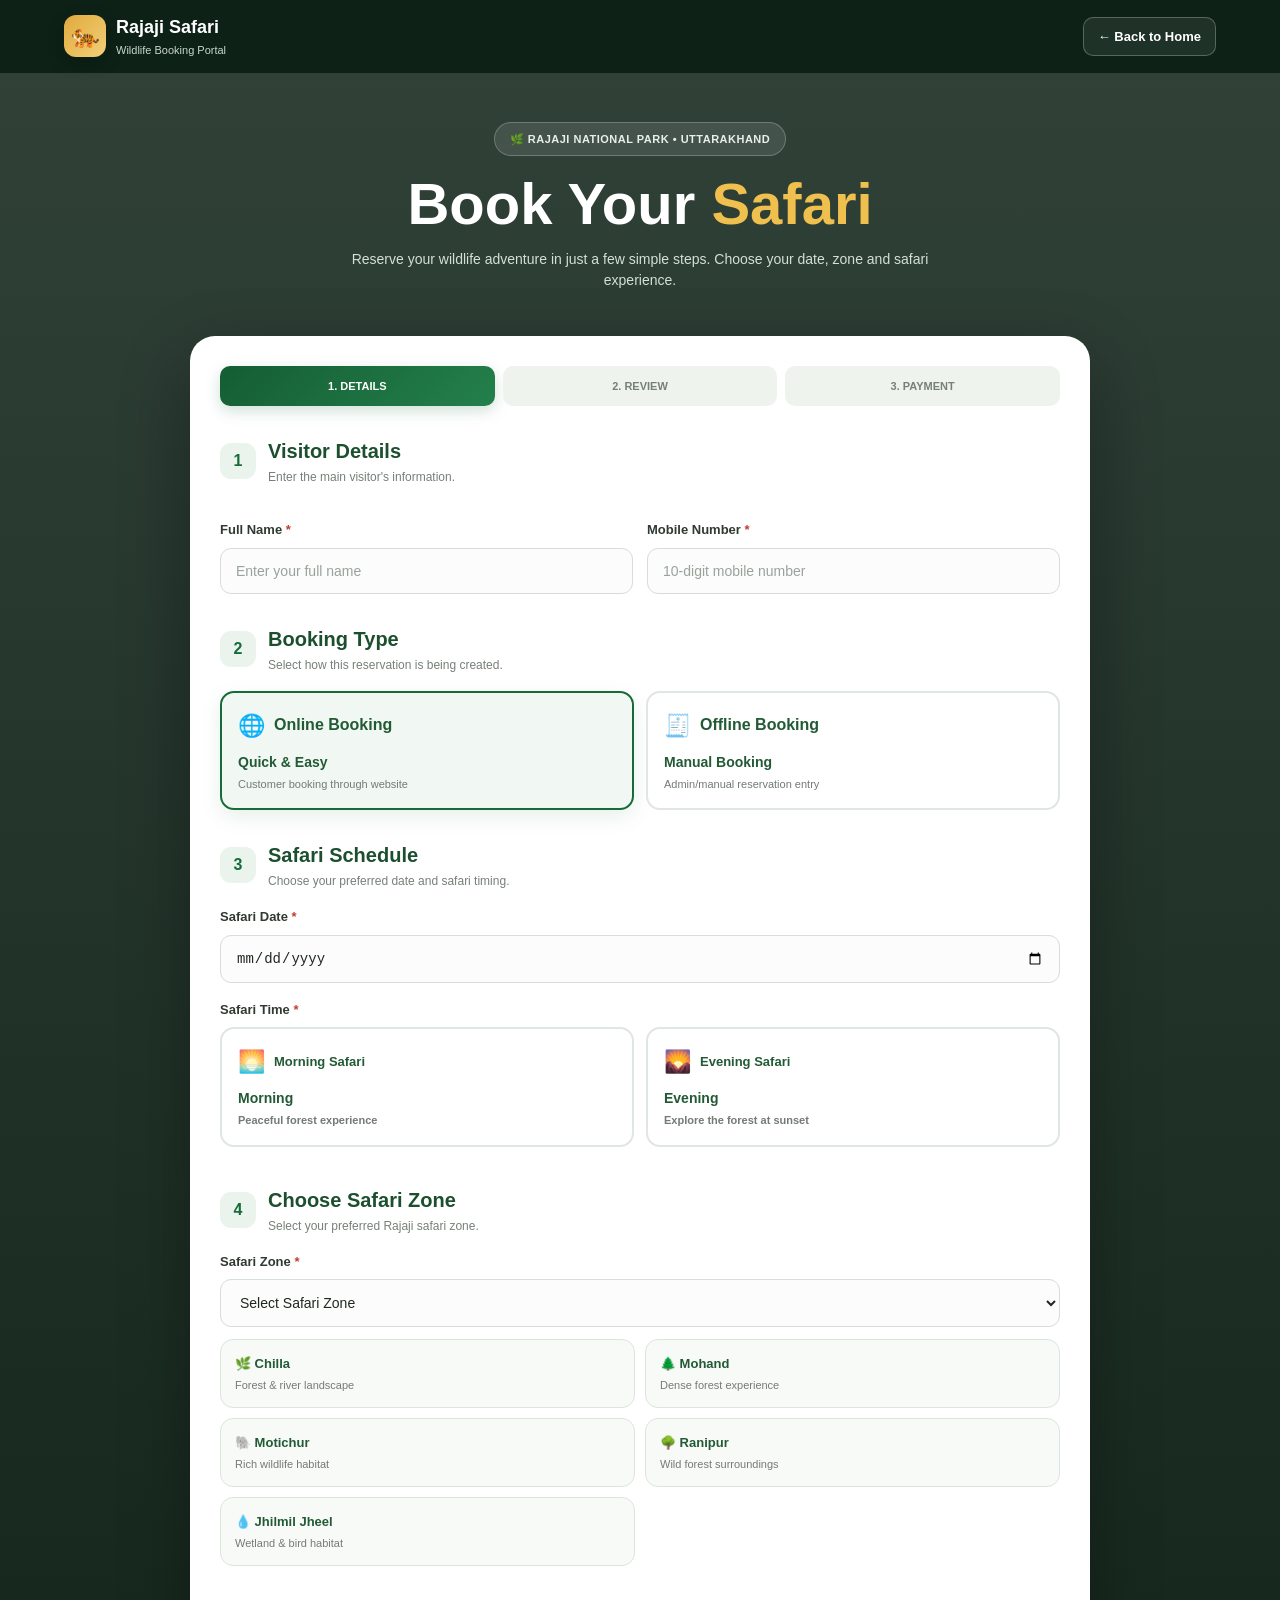
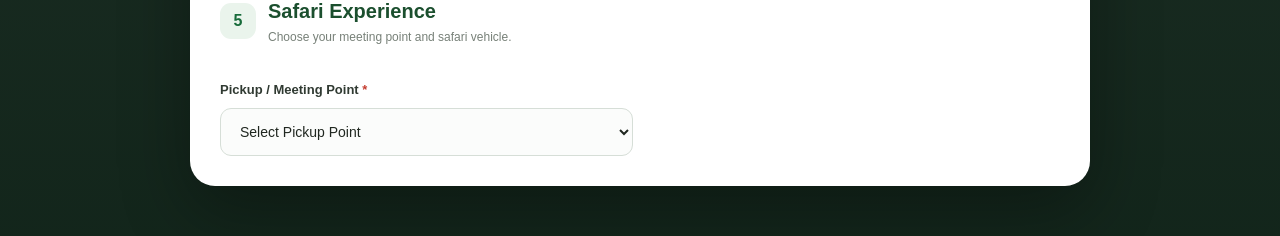
<file: confirmation.html>
<!DOCTYPE html>
<html lang="en">

<head>

<meta charset="UTF-8">

<meta name="viewport"
content="width=device-width, initial-scale=1.0">

<meta name="description"
content="Book your Rajaji Safari online. Select safari zone, date, time and visitors.">

<meta name="theme-color"
content="#0b3d24">

<title>Book Safari | Rajaji Safari</title>

<style>

/* =====================================================
   RAJAJI SAFARI — ADVANCED BOOKING PAGE
===================================================== */

*{
  box-sizing:border-box;
  margin:0;
  padding:0;
}

html{
  scroll-behavior:smooth;
}

body{
  font-family:Arial,Helvetica,sans-serif;
  color:#172219;
  min-height:100vh;

  background:
    linear-gradient(
      rgba(4,24,13,.82),
      rgba(4,24,13,.94)
    ),
    url("https://images.unsplash.com/photo-1511497584788-876760111969?auto=format&fit=crop&w=2000&q=85")
    center/cover fixed;

  line-height:1.5;
}


/* =====================================================
   TOP HEADER
===================================================== */

.topbar{
  position:sticky;
  top:0;
  z-index:1000;

  padding:14px 5%;

  display:flex;
  align-items:center;
  justify-content:space-between;
  gap:15px;

  color:white;

  background:rgba(5,25,14,.78);

  border-bottom:
    1px solid rgba(255,255,255,.14);

  backdrop-filter:blur(15px);
  -webkit-backdrop-filter:blur(15px);
}

.brand{
  display:flex;
  align-items:center;
  gap:10px;
}

.brand-icon{
  width:42px;
  height:42px;

  display:flex;
  align-items:center;
  justify-content:center;

  border-radius:12px;

  background:
    linear-gradient(135deg,#e0aa3d,#f2d078);

  font-size:23px;

  box-shadow:
    0 6px 18px rgba(0,0,0,.2);
}

.brand-text strong{
  display:block;
  font-size:18px;
}

.brand-text span{
  display:block;
  font-size:11px;
  color:#c9d8cd;
  margin-top:1px;
}

.back-btn{
  color:white;
  text-decoration:none;

  padding:9px 14px;

  border:
    1px solid rgba(255,255,255,.25);

  border-radius:10px;

  font-size:13px;
  font-weight:bold;

  background:rgba(255,255,255,.08);

  transition:.2s;
}

.back-btn:hover{
  background:rgba(255,255,255,.16);
}


/* =====================================================
   HERO
===================================================== */

.hero{
  text-align:center;
  color:white;

  padding:
    48px 20px
    85px;
}

.hero-badge{
  display:inline-flex;
  align-items:center;
  gap:7px;

  padding:8px 15px;

  border-radius:30px;

  background:rgba(255,255,255,.1);

  border:
    1px solid rgba(255,255,255,.23);

  color:#e6efe9;

  font-size:11px;
  font-weight:bold;

  letter-spacing:.5px;

  margin-bottom:17px;
}

.hero h1{
  font-size:
    clamp(34px,7vw,58px);

  line-height:1.08;

  margin-bottom:13px;
}

.hero h1 span{
  color:#f0c04e;
}

.hero p{
  max-width:620px;
  margin:auto;

  color:#d3e0d7;

  font-size:14px;
}


/* =====================================================
   MAIN BOOKING CARD
===================================================== */

.booking-container{
  width:
    calc(100% - 30px);

  max-width:900px;

  margin:
    -40px auto
    50px;
}

.booking-box{
  background:white;

  border-radius:25px;

  padding:30px;

  box-shadow:
    0 25px 70px rgba(0,0,0,.32);

  overflow:hidden;
}


/* =====================================================
   PROGRESS
===================================================== */

.progress{
  display:grid;
  grid-template-columns:
    repeat(3,1fr);

  gap:8px;

  margin-bottom:30px;
}

.progress-step{
  position:relative;

  padding:12px 8px;

  text-align:center;

  border-radius:10px;

  background:#eef3ee;

  color:#778078;

  font-size:11px;

  font-weight:bold;
}

.progress-step.active{
  color:white;

  background:
    linear-gradient(
      135deg,
      #155d34,
      #23804b
    );

  box-shadow:
    0 5px 15px rgba(23,107,58,.2);
}

.progress-step.completed{
  background:#e4f3e8;
  color:#176b3a;
}


/* =====================================================
   SECTION TITLES
===================================================== */

.section{
  margin-top:30px;
}

.section:first-of-type{
  margin-top:0;
}

.section-heading{
  display:flex;
  align-items:center;
  gap:12px;

  margin-bottom:17px;
}

.section-number{
  width:36px;
  height:36px;

  flex-shrink:0;

  display:flex;
  align-items:center;
  justify-content:center;

  border-radius:11px;

  background:#eaf4ec;

  color:#176b3a;

  font-weight:bold;
}

.section-heading h2{
  font-size:20px;
  color:#1b4f2e;
}

.section-heading p{
  font-size:12px;
  color:#778078;
  margin-top:2px;
}


/* =====================================================
   FORM
===================================================== */

.field{
  margin-top:17px;
}

.field label{
  display:block;

  font-size:13px;

  font-weight:bold;

  margin-bottom:8px;

  color:#303a32;
}

.required{
  color:#c43b2e;
}

input,
select{
  width:100%;

  padding:14px 15px;

  border:
    1px solid #d6ded7;

  border-radius:11px;

  background:#fbfcfb;

  color:#202720;

  font-size:14px;

  transition:.2s;
}

input::placeholder{
  color:#9aa29c;
}

input:focus,
select:focus{
  outline:none;

  border-color:#176b3a;

  background:white;

  box-shadow:
    0 0 0 4px
    rgba(23,107,58,.09);
}


/* =====================================================
   TWO COLUMN FORM
===================================================== */

.form-grid{
  display:grid;

  grid-template-columns:
    1fr 1fr;

  gap:14px;
}


/* =====================================================
   OPTION CARDS
===================================================== */

.option-grid{
  display:grid;

  grid-template-columns:
    1fr 1fr;

  gap:12px;
}

.option-card{
  position:relative;

  border:
    2px solid #e0e6e1;

  border-radius:14px;

  padding:16px;

  cursor:pointer;

  background:#fff;

  transition:.2s;
}

.option-card:hover{
  border-color:#d7a63d;

  transform:translateY(-2px);

  box-shadow:
    0 7px 18px rgba(0,0,0,.06);
}

.option-card.selected{
  border-color:#176b3a;

  background:#f1f8f3;

  box-shadow:
    0 7px 20px rgba(23,107,58,.1);
}

.option-card input{
  position:absolute;

  opacity:0;

  pointer-events:none;
}

.option-top{
  display:flex;
  align-items:center;
  gap:9px;

  color:#225a35;

  font-weight:bold;
}

.option-icon{
  font-size:22px;
}

.option-card strong{
  display:block;

  margin-top:10px;

  color:#225a35;

  font-size:14px;
}

.option-card small{
  display:block;

  color:#737b75;

  font-size:11px;

  margin-top:3px;
}


/* =====================================================
   ZONES
===================================================== */

.zone-grid{
  display:grid;

  grid-template-columns:
    repeat(2,1fr);

  gap:10px;

  margin-top:12px;
}

.zone-card{
  padding:14px;

  border:
    1px solid #dce4dd;

  border-radius:13px;

  background:#f8faf8;

  transition:.2s;
}

.zone-card:hover{
  border-color:#b7cfbc;

  background:#f2f8f3;
}

.zone-card strong{
  display:block;

  color:#225a35;

  font-size:13px;
}

.zone-card span{
  display:block;

  color:#737b75;

  font-size:11px;

  margin-top:3px;
}


/* =====================================================
   PRICE SUMMARY
===================================================== */

.price-box{
  margin-top:30px;

  padding:22px;

  border-radius:18px;

  background:
    linear-gradient(
      135deg,
      #edf7ef,
      #fff7df
    );

  border:
    1px solid #d8e4d9;
}

.price-header{
  display:flex;

  align-items:center;
  justify-content:space-between;

  margin-bottom:13px;
}

.price-header h3{
  color:#1d5c35;
  font-size:17px;
}

.price-header span{
  font-size:11px;

  color:#68736b;

  background:white;

  padding:5px 8px;

  border-radius:20px;
}

.price-line{
  display:flex;

  justify-content:space-between;

  gap:20px;

  padding:7px 0;

  color:#59625b;

  font-size:13px;
}

.price-line strong{
  color:#263229;
}

.total-row{
  display:flex;

  align-items:center;
  justify-content:space-between;

  gap:15px;

  border-top:
    1px solid #d4ddd5;

  margin-top:9px;

  padding-top:16px;
}

.total-row span{
  font-weight:bold;
  color:#354139;
}

.total-row strong{
  font-size:28px;
  color:#176b3a;
}


/* =====================================================
   BOOK BUTTON
===================================================== */

.book-btn{
  width:100%;

  margin-top:22px;

  padding:17px;

  border:0;

  border-radius:13px;

  background:
    linear-gradient(
      135deg,
      #dfa83c,
      #f3cd70
    );

  color:#172219;

  font-size:16px;

  font-weight:bold;

  cursor:pointer;

  box-shadow:
    0 9px 22px
    rgba(180,130,30,.25);

  transition:.2s;
}

.book-btn:hover{
  transform:translateY(-2px);

  box-shadow:
    0 12px 26px
    rgba(180,130,30,.32);
}

.book-btn:active{
  transform:translateY(0);
}

.book-btn:disabled{
  opacity:.65;
  cursor:not-allowed;
  transform:none;
}


/* =====================================================
   SECURITY NOTE
===================================================== */

.security{
  display:flex;

  align-items:center;
  justify-content:center;

  gap:7px;

  margin-top:17px;

  padding:12px;

  border-radius:10px;

  background:#f5f7f5;

  color:#68736b;

  font-size:11px;

  text-align:center;
}


/* =====================================================
   FOOTER
===================================================== */

footer{
  color:white;

  text-align:center;

  padding:
    30px 15px
    42px;
}

.footer-brand{
  font-size:18px;
  font-weight:bold;
}

footer p{
  color:#c7d5cc;

  font-size:11px;

  margin-top:5px;
}


/* =====================================================
   TOAST
===================================================== */

.toast{
  position:fixed;

  left:50%;
  bottom:25px;

  transform:
    translate(-50%,120px);

  z-index:5000;

  width:
    calc(100% - 30px);

  max-width:420px;

  padding:14px 17px;

  border-radius:12px;

  background:#172219;

  color:white;

  text-align:center;

  font-size:13px;

  box-shadow:
    0 12px 35px rgba(0,0,0,.25);

  opacity:0;

  transition:.3s;
}

.toast.show{
  transform:
    translate(-50%,0);

  opacity:1;
}

.toast.error{
  background:#b52d24;
}

.toast.success{
  background:#176b3a;
}


/* =====================================================
   MOBILE
===================================================== */

@media(max-width:650px){

  .topbar{
    padding:12px 15px;
  }

  .brand-icon{
    width:37px;
    height:37px;
    font-size:19px;
  }

  .brand-text strong{
    font-size:16px;
  }

  .brand-text span{
    font-size:9px;
  }

  .back-btn{
    padding:8px 10px;
    font-size:11px;
  }

  .hero{
    padding:
      35px 15px
      65px;
  }

  .hero h1{
    font-size:35px;
  }

  .booking-container{
    width:
      calc(100% - 20px);

    margin-top:-28px;
  }

  .booking-box{
    padding:20px 16px;
    border-radius:20px;
  }

  .form-grid,
  .option-grid,
  .zone-grid{
    grid-template-columns:1fr;
  }

  .progress-step{
    font-size:9px;
    padding:10px 4px;
  }

  .section-heading h2{
    font-size:18px;
  }

  .total-row strong{
    font-size:24px;
  }

}


/* =====================================================
   SMALL PHONES
===================================================== */

@media(max-width:380px){

  .hero h1{
    font-size:30px;
  }

  .booking-box{
    padding:17px 13px;
  }

  .brand-text span{
    display:none;
  }

}

</style>

</head>


<body>


<!-- =====================================================
     HEADER
===================================================== -->

<header class="topbar">

  <div class="brand">

    <div class="brand-icon">
      🐅
    </div>

    <div class="brand-text">

      <strong>
        Rajaji Safari
      </strong>

      <span>
        Wildlife Booking Portal
      </span>

    </div>

  </div>


  <a
    href="./index.html"
    class="back-btn">

    ← Back to Home

  </a>

</header>


<!-- =====================================================
     HERO
===================================================== -->

<section class="hero">

  <div class="hero-badge">
    🌿 RAJAJI NATIONAL PARK • UTTARAKHAND
  </div>

  <h1>
    Book Your <span>Safari</span>
  </h1>

  <p>
    Reserve your wildlife adventure in just a few simple steps.
    Choose your date, zone and safari experience.
  </p>

</section>


<!-- =====================================================
     BOOKING AREA
===================================================== -->

<main class="booking-container">

<section class="booking-box">


  <!-- PROGRESS -->

  <div class="progress">

    <div
      class="progress-step active"
      id="step1">

      1. DETAILS

    </div>

    <div
      class="progress-step"
      id="step2">

      2. REVIEW

    </div>

    <div
      class="progress-step"
      id="step3">

      3. PAYMENT

    </div>

  </div>


  <!-- =================================================
       VISITOR DETAILS
  ================================================== -->

  <section class="section">

    <div class="section-heading">

      <div class="section-number">
        1
      </div>

      <div>

        <h2>
          Visitor Details
        </h2>

        <p>
          Enter the main visitor's information.
        </p>

      </div>

    </div>


    <div class="form-grid">


      <div class="field">

        <label for="name">
          Full Name <span class="required">*</span>
        </label>

        <input
          type="text"
          id="name"
          maxlength="60"
          placeholder="Enter your full name"
          autocomplete="name">

      </div>


      <div class="field">

        <label for="phone">
          Mobile Number <span class="required">*</span>
        </label>

        <input
          type="tel"
          id="phone"
          maxlength="10"
          inputmode="numeric"
          placeholder="10-digit mobile number"
          autocomplete="tel">

      </div>


    </div>

  </section>


  <!-- =================================================
       BOOKING TYPE
  ================================================== -->

  <section class="section">

    <div class="section-heading">

      <div class="section-number">
        2
      </div>

      <div>

        <h2>
          Booking Type
        </h2>

        <p>
          Select how this reservation is being created.
        </p>

      </div>

    </div>


    <div class="option-grid">


      <label
        class="option-card selected"
        data-group="bookingType">

        <input
          type="radio"
          name="bookingType"
          value="online"
          checked>

        <div class="option-top">

          <span class="option-icon">
            🌐
          </span>

          Online Booking

        </div>

        <strong>
          Quick & Easy
        </strong>

        <small>
          Customer booking through website
        </small>

      </label>


      <label
        class="option-card"
        data-group="bookingType">

        <input
          type="radio"
          name="bookingType"
          value="offline">

        <div class="option-top">

          <span class="option-icon">
            🧾
          </span>

          Offline Booking

        </div>

        <strong>
          Manual Booking
        </strong>

        <small>
          Admin/manual reservation entry
        </small>

      </label>


    </div>

  </section>


  <!-- =================================================
       SCHEDULE
  ================================================== -->

  <section class="section">

    <div class="section-heading">

      <div class="section-number">
        3
      </div>

      <div>

        <h2>
          Safari Schedule
        </h2>

        <p>
          Choose your preferred date and safari timing.
        </p>

      </div>

    </div>


    <div class="field">

      <label for="date">
        Safari Date <span class="required">*</span>
      </label>

      <input
        type="date"
        id="date">

    </div>


    <div class="field">

      <label>
        Safari Time <span class="required">*</span>
      </label>


      <div class="option-grid">


        <label
          class="option-card"
          data-group="time">

          <input
            type="radio"
            name="time"
            value="Morning Safari">

          <div class="option-top">

            <span class="option-icon">
              🌅
            </span>

            Morning Safari

          </div>

          <strong>
            Morning
          </strong>

          <small>
            Peaceful forest experience
          </small>

        </label>


        <label
          class="option-card"
          data-group="time">

          <input
            type="radio"
            name="time"
            value="Evening Safari">

          <div class="option-top">

            <span class="option-icon">
              🌄
            </span>

            Evening Safari

          </div>

          <strong>
            Evening
          </strong>

          <small>
            Explore the forest at sunset
          </small>

        </label>


      </div>

    </div>

  </section>


  <!-- =================================================
       ZONE
  ================================================== -->

  <section class="section">

    <div class="section-heading">

      <div class="section-number">
        4
      </div>

      <div>

        <h2>
          Choose Safari Zone
        </h2>

        <p>
          Select your preferred Rajaji safari zone.
        </p>

      </div>

    </div>


    <div class="field">

      <label for="zone">
        Safari Zone <span class="required">*</span>
      </label>

      <select id="zone">

        <option value="">
          Select Safari Zone
        </option>

        <option value="Chilla Zone">
          🌿 Chilla Zone
        </option>

        <option value="Mohand Zone">
          🌲 Mohand Zone
        </option>

        <option value="Motichur Zone">
          🐘 Motichur Zone
        </option>

        <option value="Ranipur Zone">
          🌳 Ranipur Zone
        </option>

        <option value="Jhilmil Jheel Zone">
          💧 Jhilmil Jheel Zone
        </option>

      </select>

    </div>


    <div class="zone-grid">


      <div class="zone-card">

        <strong>
          🌿 Chilla
        </strong>

        <span>
          Forest & river landscape
        </span>

      </div>


      <div class="zone-card">

        <strong>
          🌲 Mohand
        </strong>

        <span>
          Dense forest experience
        </span>

      </div>


      <div class="zone-card">

        <strong>
          🐘 Motichur
        </strong>

        <span>
          Rich wildlife habitat
        </span>

      </div>


      <div class="zone-card">

        <strong>
          🌳 Ranipur
        </strong>

        <span>
          Wild forest surroundings
        </span>

      </div>


      <div class="zone-card">

        <strong>
          💧 Jhilmil Jheel
        </strong>

        <span>
          Wetland & bird habitat
        </span>

      </div>


    </div>

  </section>


  <!-- =================================================
       PICKUP & SAFARI
  ================================================== -->

  <section class="section">

    <div class="section-heading">

      <div class="section-number">
        5
      </div>

      <div>

        <h2>
          Safari Experience
        </h2>

        <p>
          Choose your meeting point and safari vehicle.
        </p>

      </div>

    </div>


    <div class="form-grid">


      <div class="field">

        <label for="pickup">
          Pickup / Meeting Point
          <span class="required">*</span>
        </label>

        <select id="pickup">

          <option value="">
            Select Pickup Point
</file>
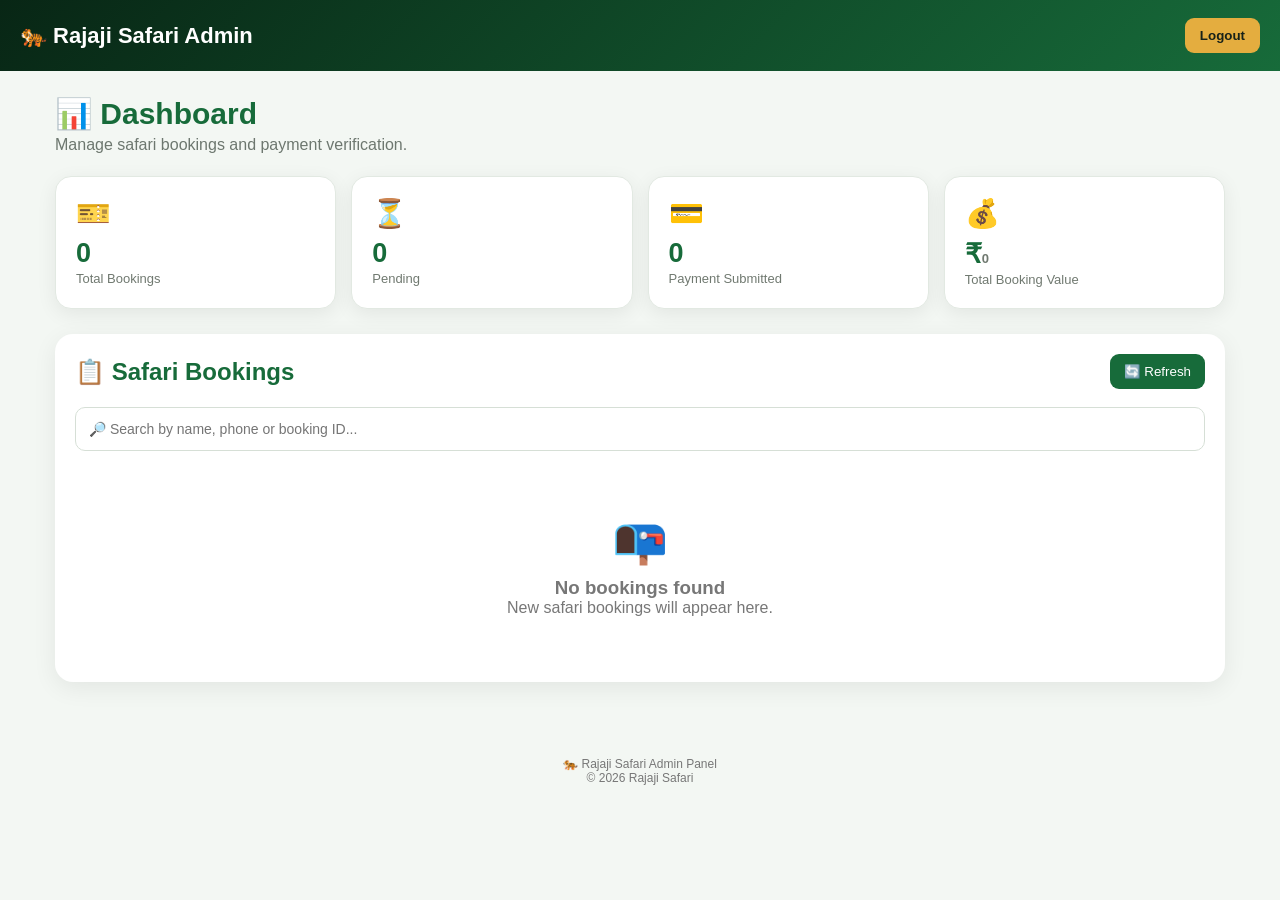
<file: payment.html>
<!DOCTYPE html>
<html lang="en">
<head>

<meta charset="UTF-8">
<meta name="viewport" content="width=device-width, initial-scale=1.0">

<meta name="description"
content="Rajaji Safari Admin Dashboard">

<title>Admin Dashboard | Rajaji Safari</title>

<style>

*{
  box-sizing:border-box;
  margin:0;
  padding:0;
  font-family:Arial,sans-serif;
}

body{
  background:#f3f7f3;
  color:#172219;
}

/* HEADER */

header{
  background:linear-gradient(135deg,#082615,#176b3a);
  color:white;
  padding:18px 20px;
  display:flex;
  align-items:center;
  justify-content:space-between;
  gap:15px;
  position:sticky;
  top:0;
  z-index:100;
}

.logo{
  font-size:22px;
  font-weight:bold;
}

.logout{
  border:0;
  background:#e4ad3f;
  color:#172219;
  padding:10px 15px;
  border-radius:9px;
  font-weight:bold;
  cursor:pointer;
}

/* MAIN */

.container{
  max-width:1200px;
  margin:auto;
  padding:25px 15px 50px;
}

.title{
  margin-bottom:22px;
}

.title h1{
  font-size:30px;
  color:#176b3a;
}

.title p{
  color:#6d776f;
  margin-top:5px;
}

/* STATS */

.stats{
  display:grid;
  grid-template-columns:repeat(4,1fr);
  gap:15px;
  margin-bottom:25px;
}

.stat{
  background:white;
  border-radius:16px;
  padding:20px;
  box-shadow:0 5px 20px rgba(0,0,0,.07);
  border:1px solid #e2e9e2;
}

.stat-icon{
  font-size:28px;
  margin-bottom:8px;
}

.stat strong{
  display:block;
  font-size:27px;
  color:#176b3a;
}

.stat span{
  color:#707970;
  font-size:13px;
}

/* PANEL */

.panel{
  background:white;
  border-radius:18px;
  padding:20px;
  box-shadow:0 6px 25px rgba(0,0,0,.07);
  overflow:hidden;
}

.panel-header{
  display:flex;
  justify-content:space-between;
  align-items:center;
  gap:15px;
  margin-bottom:18px;
}

.panel-header h2{
  color:#176b3a;
}

.refresh{
  border:0;
  background:#176b3a;
  color:white;
  padding:10px 14px;
  border-radius:9px;
  cursor:pointer;
}

/* SEARCH */

.search{
  width:100%;
  padding:13px;
  border:1px solid #d6dfd6;
  border-radius:10px;
  margin-bottom:18px;
  font-size:14px;
}

.search:focus{
  outline:none;
  border-color:#176b3a;
}

/* TABLE */

.table-wrap{
  width:100%;
  overflow-x:auto;
}

table{
  width:100%;
  min-width:900px;
  border-collapse:collapse;
}

th{
  background:#edf5ed;
  color:#245b38;
  padding:13px 10px;
  text-align:left;
  font-size:13px;
}

td{
  padding:13px 10px;
  border-bottom:1px solid #e8ece8;
  font-size:13px;
}

tr:hover td{
  background:#fafcf9;
}

/* BADGES */

.badge{
  display:inline-block;
  padding:6px 9px;
  border-radius:20px;
  font-size:11px;
  font-weight:bold;
}

.pending{
  background:#fff3cd;
  color:#806415;
}

.paid{
  background:#dff5e5;
  color:#176b35;
}

.confirmed{
  background:#d8f0ff;
  color:#07547a;
}

.rejected{
  background:#ffe1e1;
  color:#9b2020;
}

/* BUTTONS */

.actions{
  display:flex;
  gap:6px;
  flex-wrap:wrap;
}

.action-btn{
  border:0;
  padding:7px 9px;
  border-radius:7px;
  cursor:pointer;
  font-size:11px;
  font-weight:bold;
}

.confirm-btn{
  background:#176b3a;
  color:white;
}

.reject-btn{
  background:#e74c3c;
  color:white;
}

.delete-btn{
  background:#333;
  color:white;
}

.whatsapp-btn{
  background:#25d366;
  color:white;
}

/* EMPTY */

.empty{
  text-align:center;
  padding:45px 15px;
  color:#777;
}

.empty-icon{
  font-size:45px;
  margin-bottom:10px;
}

/* FOOTER */

footer{
  text-align:center;
  padding:25px;
  color:#777;
  font-size:12px;
}

/* MOBILE */

@media(max-width:800px){

  .stats{
    grid-template-columns:1fr 1fr;
  }

  .title h1{
    font-size:25px;
  }

}

@media(max-width:500px){

  header{
    padding:14px;
  }

  .logo{
    font-size:18px;
  }

  .logout{
    padding:8px 10px;
    font-size:12px;
  }

  .stats{
    grid-template-columns:1fr 1fr;
    gap:10px;
  }

  .stat{
    padding:15px;
  }

  .stat strong{
    font-size:23px;
  }

  .panel{
    padding:15px;
  }

}

</style>

</head>

<body>

<header>

  <div class="logo">
    🐅 Rajaji Safari Admin
  </div>

  <button class="logout" onclick="logout()">
    Logout
  </button>

</header>


<main class="container">

  <div class="title">

    <h1>
      📊 Dashboard
    </h1>

    <p>
      Manage safari bookings and payment verification.
    </p>

  </div>


  <!-- STATISTICS -->

  <div class="stats">

    <div class="stat">

      <div class="stat-icon">
        🎫
      </div>

      <strong id="totalBookings">
        0
      </strong>

      <span>
        Total Bookings
      </span>

    </div>


    <div class="stat">

      <div class="stat-icon">
        ⏳
      </div>

      <strong id="pendingBookings">
        0
      </strong>

      <span>
        Pending
      </span>

    </div>


    <div class="stat">

      <div class="stat-icon">
        💳
      </div>

      <strong id="paidBookings">
        0
      </strong>

      <span>
        Payment Submitted
      </span>

    </div>


    <div class="stat">

      <div class="stat-icon">
        💰
      </div>

      <strong>
        ₹<span id="totalRevenue">0</span>
      </strong>

      <span>
        Total Booking Value
      </span>

    </div>

  </div>


  <!-- BOOKINGS -->

  <div class="panel">

    <div class="panel-header">

      <h2>
        📋 Safari Bookings
      </h2>

      <button
        class="refresh"
        onclick="showBookings()">

        🔄 Refresh

      </button>

    </div>


    <input
      type="text"
      id="search"
      class="search"
      placeholder="🔎 Search by name, phone or booking ID..."
      oninput="showBookings()">


    <div id="bookingArea"></div>

  </div>

</main>


<footer>

  🐅 Rajaji Safari Admin Panel
  <br>
  © 2026 Rajaji Safari

</footer>


<script>

/* ================================
   LOAD BOOKINGS
================================ */

function getBookings(){

  return JSON.parse(
    localStorage.getItem("rajajiBookings")
  ) || [];

}


/* ================================
   DASHBOARD
================================ */

function updateStats(bookings){

  document.getElementById(
    "totalBookings"
  ).textContent = bookings.length;


  const pending =
    bookings.filter(
      booking =>
      booking.status === "Pending"
    ).length;


  const paid =
    bookings.filter(
      booking =>
      booking.paymentStatus ===
      "Payment Submitted"
    ).length;


  const revenue =
    bookings.reduce(
      (sum,booking) =>
      sum + Number(booking.total || 0),
      0
    );


  document.getElementById(
    "pendingBookings"
  ).textContent = pending;


  document.getElementById(
    "paidBookings"
  ).textContent = paid;


  document.getElementById(
    "totalRevenue"
  ).textContent =
  revenue.toLocaleString("en-IN");

}


/* ================================
   SHOW BOOKINGS
================================ */

function showBookings(){

  const bookings = getBookings();

  updateStats(bookings);


  const search =
    document.getElementById(
      "search"
    ).value
    .toLowerCase()
    .trim();


  const filtered =
    bookings.filter(
      booking =>

      String(
        booking.name || ""
      )
      .toLowerCase()
      .includes(search)

      ||

      String(
        booking.phone || ""
      )
      .includes(search)

      ||

      String(
        booking.bookingId || ""
      )
      .toLowerCase()
      .includes(search)

    );


  const area =
    document.getElementById(
      "bookingArea"
    );


  if(filtered.length === 0){

    area.innerHTML = `

      <div class="empty">

        <div class="empty-icon">
          📭
        </div>

        <h3>
          No bookings found
        </h3>

        <p>
          New safari bookings will appear here.
        </p>

      </div>

    `;

    return;

  }


  let html = `

    <div class="table-wrap">

      <table>

        <thead>

          <tr>

            <th>Booking ID</th>

            <th>Customer</th>

            <th>Date</th>

            <th>Zone</th>

            <th>Visitors</th>

            <th>Total</th>

            <th>Payment</th>

            <th>Status</th>

            <th>Actions</th>

          </tr>

        </thead>

        <tbody>

  `;


  filtered.forEach(
    booking => {

      const realIndex =
        bookings.findIndex(
          item =>
          item.bookingId ===
          booking.bookingId
        );


      let paymentClass =
        booking.paymentStatus ===
        "Payment Submitted"
        ? "paid"
        : "pending";


      let statusClass =
        "pending";


      if(
        booking.status ===
        "Confirmed"
      ){

        statusClass =
        "confirmed";

      }


      if(
        booking.status ===
        "Rejected"
      ){

        statusClass =
        "rejected";

      }


      html += `

        <tr>

          <td>
            <strong>
              ${booking.bookingId || "-"}
            </strong>
          </td>

          <td>
            <strong>
              ${booking.name || "-"}
            </strong>
            <br>
            ${booking.phone || "-"}
          </td>

          <td>
            ${booking.date || "-"}
            <br>
            ${booking.time || ""}
          </td>

          <td>
            ${booking.zone || "-"}
          </td>

          <td>
            ${booking.people || "-"}
          </td>

          <td>
            ₹${Number(
              booking.total || 0
            ).toLocaleString("en-IN")}
          </td>

          <td>

            <span class="badge ${paymentClass}">
              ${booking.paymentStatus || "Unpaid"}
            </span>

          </td>

          <td>

            <span class="badge ${statusClass}">
              ${booking.status || "Pending"}
            </span>

          </td>

          <td>

            <div class="actions">

              <button
                class="action-btn confirm-btn"
                onclick="confirmBooking(${realIndex})">

                ✓ Confirm

              </button>


              <button
                class="action-btn reject-btn"
                onclick="rejectBooking(${realIndex})">

                ✕ Reject

              </button>


              <button
                class="action-btn whatsapp-btn"
                onclick="sendWhatsApp(${realIndex})">

                WhatsApp

              </button>


              <button
                class="action-btn delete-btn"
                onclick="deleteBooking(${realIndex})">

                Delete

              </button>

            </div>

          </td>

        </tr>

      `;

    }
  );


  html += `

        </tbody>

      </table>

    </div>

  `;


  area.innerHTML = html;

}


/* ================================
   CONFIRM
================================ */

function confirmBooking(index){

  const bookings =
    getBookings();


  if(!bookings[index]){
    return;
  }


  bookings[index].status =
    "Confirmed";


  bookings[index].paymentStatus =
    "Payment Verified";


  localStorage.setItem(
    "rajajiBookings",
    JSON.stringify(bookings)
  );


  const current =
    JSON.parse(
      localStorage.getItem(
        "currentBooking"
      )
    );


  if(
    current &&
    current.bookingId ===
    bookings[index].bookingId
  ){

    current.status =
      "Confirmed";

    current.paymentStatus =
      "Payment Verified";


    localStorage.setItem(
      "currentBooking",
      JSON.stringify(current)
    );

  }


  alert(
    "Booking confirmed successfully!"
  );


  showBookings();

}


/* ================================
   REJECT
================================ */

function rejectBooking(index){

  const bookings =
    getBookings();


  if(!bookings[index]){
    return;
  }


  const ok =
    confirm(
      "Are you sure you want to reject this booking?"
    );


  if(!ok){
    return;
  }


  bookings[index].status =
    "Rejected";


  localStorage.setItem(
    "rajajiBookings",
    JSON.stringify(bookings)
  );


  alert(
    "Booking rejected."
  );


  showBookings();

}


/* ================================
   DELETE
================================ */

function deleteBooking(index){

  const bookings =
    getBookings();


  if(!bookings[index]){
    return;
  }


  const ok =
    confirm(
      "Delete this booking permanently?"
    );


  if(!ok){
    return;
  }


  bookings.splice(
    index,
    1
  );


  localStorage.setItem(
    "rajajiBookings",
    JSON.stringify(bookings)
  );


  showBookings();

}


/* ================================
   WHATSAPP
================================ */

function sendWhatsApp(index){

  const bookings =
    getBookings();


  const booking =
    bookings[index];


  if(!booking){
    return;
  }


  const message =
    "🐅 Rajaji Safari Booking%0A%0A" +

    "Booking ID: " +
    booking.bookingId +
    "%0A" +

    "Name: " +
    booking.name +
    "%0A" +

    "Date: " +
    booking.date +
    "%0A" +

    "Time: " +
    booking.time +
    "%0A" +

    "Zone: " +
    booking.zone +
    "%0A" +

    "Visitors: " +
    booking.people +
    "%0A" +

    "Total: ₹" +
    booking.total +
    "%0A%0A" +

    "Status: " +
    booking.status;


  window.open(
    "https://wa.me/91" +
    booking.phone +
    "?text=" +
    message,
    "_blank"
  );

}


/* ================================
   LOGOUT
================================ */

function logout(){

  window.location.href =
    "admin.html";

}


/* ================================
   START
================================ */

showBookings();

</script>

</body>
</html>
</file>
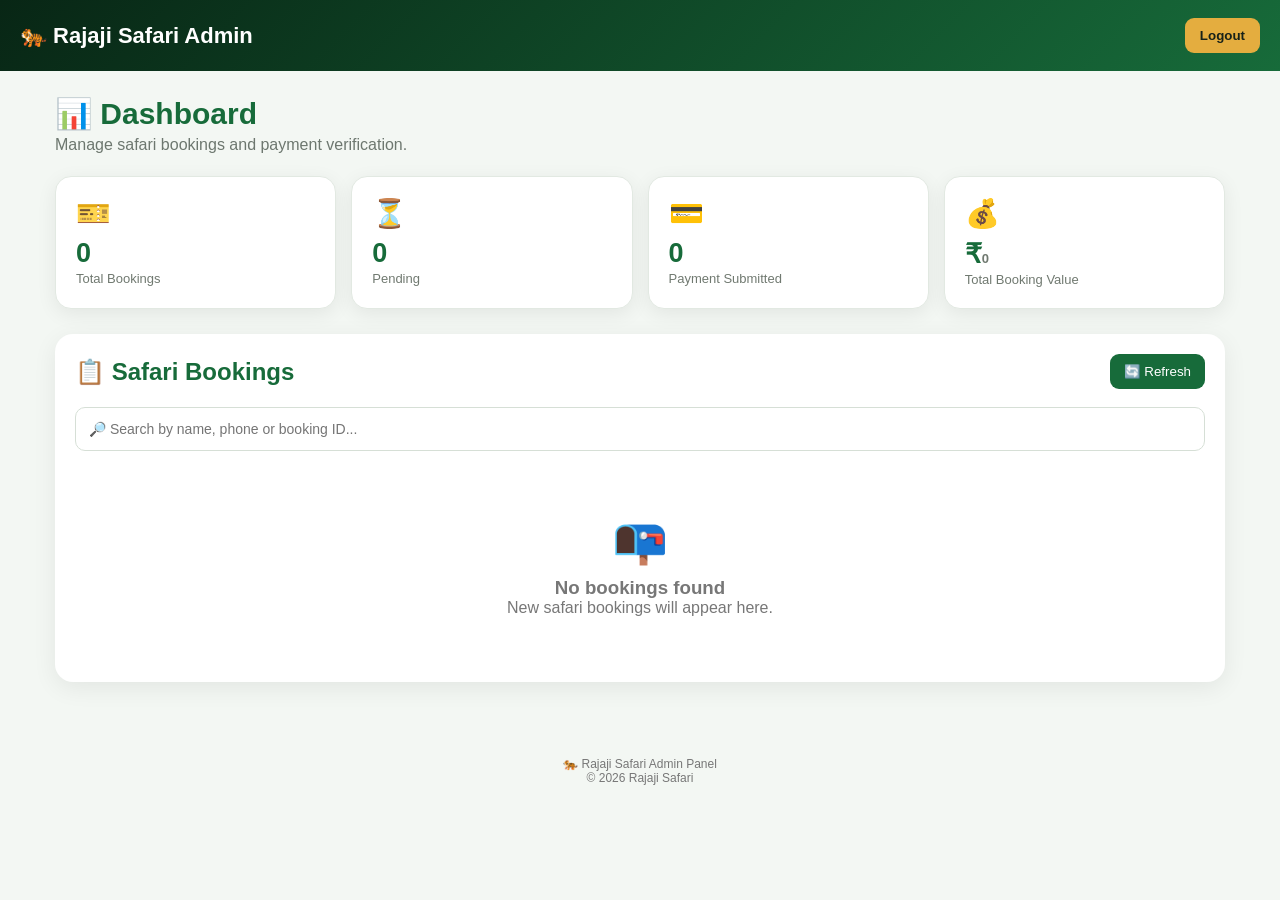
<file: peyment.html>
<!DOCTYPE html>
<html lang="en">
<head>

<meta charset="UTF-8">
<meta name="viewport" content="width=device-width, initial-scale=1.0">

<meta name="description"
content="Rajaji Safari Admin Dashboard">

<title>Admin Dashboard | Rajaji Safari</title>

<style>

*{
  box-sizing:border-box;
  margin:0;
  padding:0;
  font-family:Arial,sans-serif;
}

body{
  background:#f3f7f3;
  color:#172219;
}

/* HEADER */

header{
  background:linear-gradient(135deg,#082615,#176b3a);
  color:white;
  padding:18px 20px;
  display:flex;
  align-items:center;
  justify-content:space-between;
  gap:15px;
  position:sticky;
  top:0;
  z-index:100;
}

.logo{
  font-size:22px;
  font-weight:bold;
}

.logout{
  border:0;
  background:#e4ad3f;
  color:#172219;
  padding:10px 15px;
  border-radius:9px;
  font-weight:bold;
  cursor:pointer;
}

/* MAIN */

.container{
  max-width:1200px;
  margin:auto;
  padding:25px 15px 50px;
}

.title{
  margin-bottom:22px;
}

.title h1{
  font-size:30px;
  color:#176b3a;
}

.title p{
  color:#6d776f;
  margin-top:5px;
}

/* STATS */

.stats{
  display:grid;
  grid-template-columns:repeat(4,1fr);
  gap:15px;
  margin-bottom:25px;
}

.stat{
  background:white;
  border-radius:16px;
  padding:20px;
  box-shadow:0 5px 20px rgba(0,0,0,.07);
  border:1px solid #e2e9e2;
}

.stat-icon{
  font-size:28px;
  margin-bottom:8px;
}

.stat strong{
  display:block;
  font-size:27px;
  color:#176b3a;
}

.stat span{
  color:#707970;
  font-size:13px;
}

/* PANEL */

.panel{
  background:white;
  border-radius:18px;
  padding:20px;
  box-shadow:0 6px 25px rgba(0,0,0,.07);
  overflow:hidden;
}

.panel-header{
  display:flex;
  justify-content:space-between;
  align-items:center;
  gap:15px;
  margin-bottom:18px;
}

.panel-header h2{
  color:#176b3a;
}

.refresh{
  border:0;
  background:#176b3a;
  color:white;
  padding:10px 14px;
  border-radius:9px;
  cursor:pointer;
}

/* SEARCH */

.search{
  width:100%;
  padding:13px;
  border:1px solid #d6dfd6;
  border-radius:10px;
  margin-bottom:18px;
  font-size:14px;
}

.search:focus{
  outline:none;
  border-color:#176b3a;
}

/* TABLE */

.table-wrap{
  width:100%;
  overflow-x:auto;
}

table{
  width:100%;
  min-width:900px;
  border-collapse:collapse;
}

th{
  background:#edf5ed;
  color:#245b38;
  padding:13px 10px;
  text-align:left;
  font-size:13px;
}

td{
  padding:13px 10px;
  border-bottom:1px solid #e8ece8;
  font-size:13px;
}

tr:hover td{
  background:#fafcf9;
}

/* BADGES */

.badge{
  display:inline-block;
  padding:6px 9px;
  border-radius:20px;
  font-size:11px;
  font-weight:bold;
}

.pending{
  background:#fff3cd;
  color:#806415;
}

.paid{
  background:#dff5e5;
  color:#176b35;
}

.confirmed{
  background:#d8f0ff;
  color:#07547a;
}

.rejected{
  background:#ffe1e1;
  color:#9b2020;
}

/* BUTTONS */

.actions{
  display:flex;
  gap:6px;
  flex-wrap:wrap;
}

.action-btn{
  border:0;
  padding:7px 9px;
  border-radius:7px;
  cursor:pointer;
  font-size:11px;
  font-weight:bold;
}

.confirm-btn{
  background:#176b3a;
  color:white;
}

.reject-btn{
  background:#e74c3c;
  color:white;
}

.delete-btn{
  background:#333;
  color:white;
}

.whatsapp-btn{
  background:#25d366;
  color:white;
}

/* EMPTY */

.empty{
  text-align:center;
  padding:45px 15px;
  color:#777;
}

.empty-icon{
  font-size:45px;
  margin-bottom:10px;
}

/* FOOTER */

footer{
  text-align:center;
  padding:25px;
  color:#777;
  font-size:12px;
}

/* MOBILE */

@media(max-width:800px){

  .stats{
    grid-template-columns:1fr 1fr;
  }

  .title h1{
    font-size:25px;
  }

}

@media(max-width:500px){

  header{
    padding:14px;
  }

  .logo{
    font-size:18px;
  }

  .logout{
    padding:8px 10px;
    font-size:12px;
  }

  .stats{
    grid-template-columns:1fr 1fr;
    gap:10px;
  }

  .stat{
    padding:15px;
  }

  .stat strong{
    font-size:23px;
  }

  .panel{
    padding:15px;
  }

}

</style>

</head>

<body>

<header>

  <div class="logo">
    🐅 Rajaji Safari Admin
  </div>

  <button class="logout" onclick="logout()">
    Logout
  </button>

</header>


<main class="container">

  <div class="title">

    <h1>
      📊 Dashboard
    </h1>

    <p>
      Manage safari bookings and payment verification.
    </p>

  </div>


  <!-- STATISTICS -->

  <div class="stats">

    <div class="stat">

      <div class="stat-icon">
        🎫
      </div>

      <strong id="totalBookings">
        0
      </strong>

      <span>
        Total Bookings
      </span>

    </div>


    <div class="stat">

      <div class="stat-icon">
        ⏳
      </div>

      <strong id="pendingBookings">
        0
      </strong>

      <span>
        Pending
      </span>

    </div>


    <div class="stat">

      <div class="stat-icon">
        💳
      </div>

      <strong id="paidBookings">
        0
      </strong>

      <span>
        Payment Submitted
      </span>

    </div>


    <div class="stat">

      <div class="stat-icon">
        💰
      </div>

      <strong>
        ₹<span id="totalRevenue">0</span>
      </strong>

      <span>
        Total Booking Value
      </span>

    </div>

  </div>


  <!-- BOOKINGS -->

  <div class="panel">

    <div class="panel-header">

      <h2>
        📋 Safari Bookings
      </h2>

      <button
        class="refresh"
        onclick="showBookings()">

        🔄 Refresh

      </button>

    </div>


    <input
      type="text"
      id="search"
      class="search"
      placeholder="🔎 Search by name, phone or booking ID..."
      oninput="showBookings()">


    <div id="bookingArea"></div>

  </div>

</main>


<footer>

  🐅 Rajaji Safari Admin Panel
  <br>
  © 2026 Rajaji Safari

</footer>


<script>

/* ================================
   LOAD BOOKINGS
================================ */

function getBookings(){

  return JSON.parse(
    localStorage.getItem("rajajiBookings")
  ) || [];

}


/* ================================
   DASHBOARD
================================ */

function updateStats(bookings){

  document.getElementById(
    "totalBookings"
  ).textContent = bookings.length;


  const pending =
    bookings.filter(
      booking =>
      booking.status === "Pending"
    ).length;


  const paid =
    bookings.filter(
      booking =>
      booking.paymentStatus ===
      "Payment Submitted"
    ).length;


  const revenue =
    bookings.reduce(
      (sum,booking) =>
      sum + Number(booking.total || 0),
      0
    );


  document.getElementById(
    "pendingBookings"
  ).textContent = pending;


  document.getElementById(
    "paidBookings"
  ).textContent = paid;


  document.getElementById(
    "totalRevenue"
  ).textContent =
  revenue.toLocaleString("en-IN");

}


/* ================================
   SHOW BOOKINGS
================================ */

function showBookings(){

  const bookings = getBookings();

  updateStats(bookings);


  const search =
    document.getElementById(
      "search"
    ).value
    .toLowerCase()
    .trim();


  const filtered =
    bookings.filter(
      booking =>

      String(
        booking.name || ""
      )
      .toLowerCase()
      .includes(search)

      ||

      String(
        booking.phone || ""
      )
      .includes(search)

      ||

      String(
        booking.bookingId || ""
      )
      .toLowerCase()
      .includes(search)

    );


  const area =
    document.getElementById(
      "bookingArea"
    );


  if(filtered.length === 0){

    area.innerHTML = `

      <div class="empty">

        <div class="empty-icon">
          📭
        </div>

        <h3>
          No bookings found
        </h3>

        <p>
          New safari bookings will appear here.
        </p>

      </div>

    `;

    return;

  }


  let html = `

    <div class="table-wrap">

      <table>

        <thead>

          <tr>

            <th>Booking ID</th>

            <th>Customer</th>

            <th>Date</th>

            <th>Zone</th>

            <th>Visitors</th>

            <th>Total</th>

            <th>Payment</th>

            <th>Status</th>

            <th>Actions</th>

          </tr>

        </thead>

        <tbody>

  `;


  filtered.forEach(
    booking => {

      const realIndex =
        bookings.findIndex(
          item =>
          item.bookingId ===
          booking.bookingId
        );


      let paymentClass =
        booking.paymentStatus ===
        "Payment Submitted"
        ? "paid"
        : "pending";


      let statusClass =
        "pending";


      if(
        booking.status ===
        "Confirmed"
      ){

        statusClass =
        "confirmed";

      }


      if(
        booking.status ===
        "Rejected"
      ){

        statusClass =
        "rejected";

      }


      html += `

        <tr>

          <td>
            <strong>
              ${booking.bookingId || "-"}
            </strong>
          </td>

          <td>
            <strong>
              ${booking.name || "-"}
            </strong>
            <br>
            ${booking.phone || "-"}
          </td>

          <td>
            ${booking.date || "-"}
            <br>
            ${booking.time || ""}
          </td>

          <td>
            ${booking.zone || "-"}
          </td>

          <td>
            ${booking.people || "-"}
          </td>

          <td>
            ₹${Number(
              booking.total || 0
            ).toLocaleString("en-IN")}
          </td>

          <td>

            <span class="badge ${paymentClass}">
              ${booking.paymentStatus || "Unpaid"}
            </span>

          </td>

          <td>

            <span class="badge ${statusClass}">
              ${booking.status || "Pending"}
            </span>

          </td>

          <td>

            <div class="actions">

              <button
                class="action-btn confirm-btn"
                onclick="confirmBooking(${realIndex})">

                ✓ Confirm

              </button>


              <button
                class="action-btn reject-btn"
                onclick="rejectBooking(${realIndex})">

                ✕ Reject

              </button>


              <button
                class="action-btn whatsapp-btn"
                onclick="sendWhatsApp(${realIndex})">

                WhatsApp

              </button>


              <button
                class="action-btn delete-btn"
                onclick="deleteBooking(${realIndex})">

                Delete

              </button>

            </div>

          </td>

        </tr>

      `;

    }
  );


  html += `

        </tbody>

      </table>

    </div>

  `;


  area.innerHTML = html;

}


/* ================================
   CONFIRM
================================ */

function confirmBooking(index){

  const bookings =
    getBookings();


  if(!bookings[index]){
    return;
  }


  bookings[index].status =
    "Confirmed";


  bookings[index].paymentStatus =
    "Payment Verified";


  localStorage.setItem(
    "rajajiBookings",
    JSON.stringify(bookings)
  );


  const current =
    JSON.parse(
      localStorage.getItem(
        "currentBooking"
      )
    );


  if(
    current &&
    current.bookingId ===
    bookings[index].bookingId
  ){

    current.status =
      "Confirmed";

    current.paymentStatus =
      "Payment Verified";


    localStorage.setItem(
      "currentBooking",
      JSON.stringify(current)
    );

  }


  alert(
    "Booking confirmed successfully!"
  );


  showBookings();

}


/* ================================
   REJECT
================================ */

function rejectBooking(index){

  const bookings =
    getBookings();


  if(!bookings[index]){
    return;
  }


  const ok =
    confirm(
      "Are you sure you want to reject this booking?"
    );


  if(!ok){
    return;
  }


  bookings[index].status =
    "Rejected";


  localStorage.setItem(
    "rajajiBookings",
    JSON.stringify(bookings)
  );


  alert(
    "Booking rejected."
  );


  showBookings();

}


/* ================================
   DELETE
================================ */

function deleteBooking(index){

  const bookings =
    getBookings();


  if(!bookings[index]){
    return;
  }


  const ok =
    confirm(
      "Delete this booking permanently?"
    );


  if(!ok){
    return;
  }


  bookings.splice(
    index,
    1
  );


  localStorage.setItem(
    "rajajiBookings",
    JSON.stringify(bookings)
  );


  showBookings();

}


/* ================================
   WHATSAPP
================================ */

function sendWhatsApp(index){

  const bookings =
    getBookings();


  const booking =
    bookings[index];


  if(!booking){
    return;
  }


  const message =
    "🐅 Rajaji Safari Booking%0A%0A" +

    "Booking ID: " +
    booking.bookingId +
    "%0A" +

    "Name: " +
    booking.name +
    "%0A" +

    "Date: " +
    booking.date +
    "%0A" +

    "Time: " +
    booking.time +
    "%0A" +

    "Zone: " +
    booking.zone +
    "%0A" +

    "Visitors: " +
    booking.people +
    "%0A" +

    "Total: ₹" +
    booking.total +
    "%0A%0A" +

    "Status: " +
    booking.status;


  window.open(
    "https://wa.me/91" +
    booking.phone +
    "?text=" +
    message,
    "_blank"
  );

}


/* ================================
   LOGOUT
================================ */

function logout(){

  window.location.href =
    "admin.html";

}


/* ================================
   START
================================ */

showBookings();

</script>

</body>
</html>
</file>
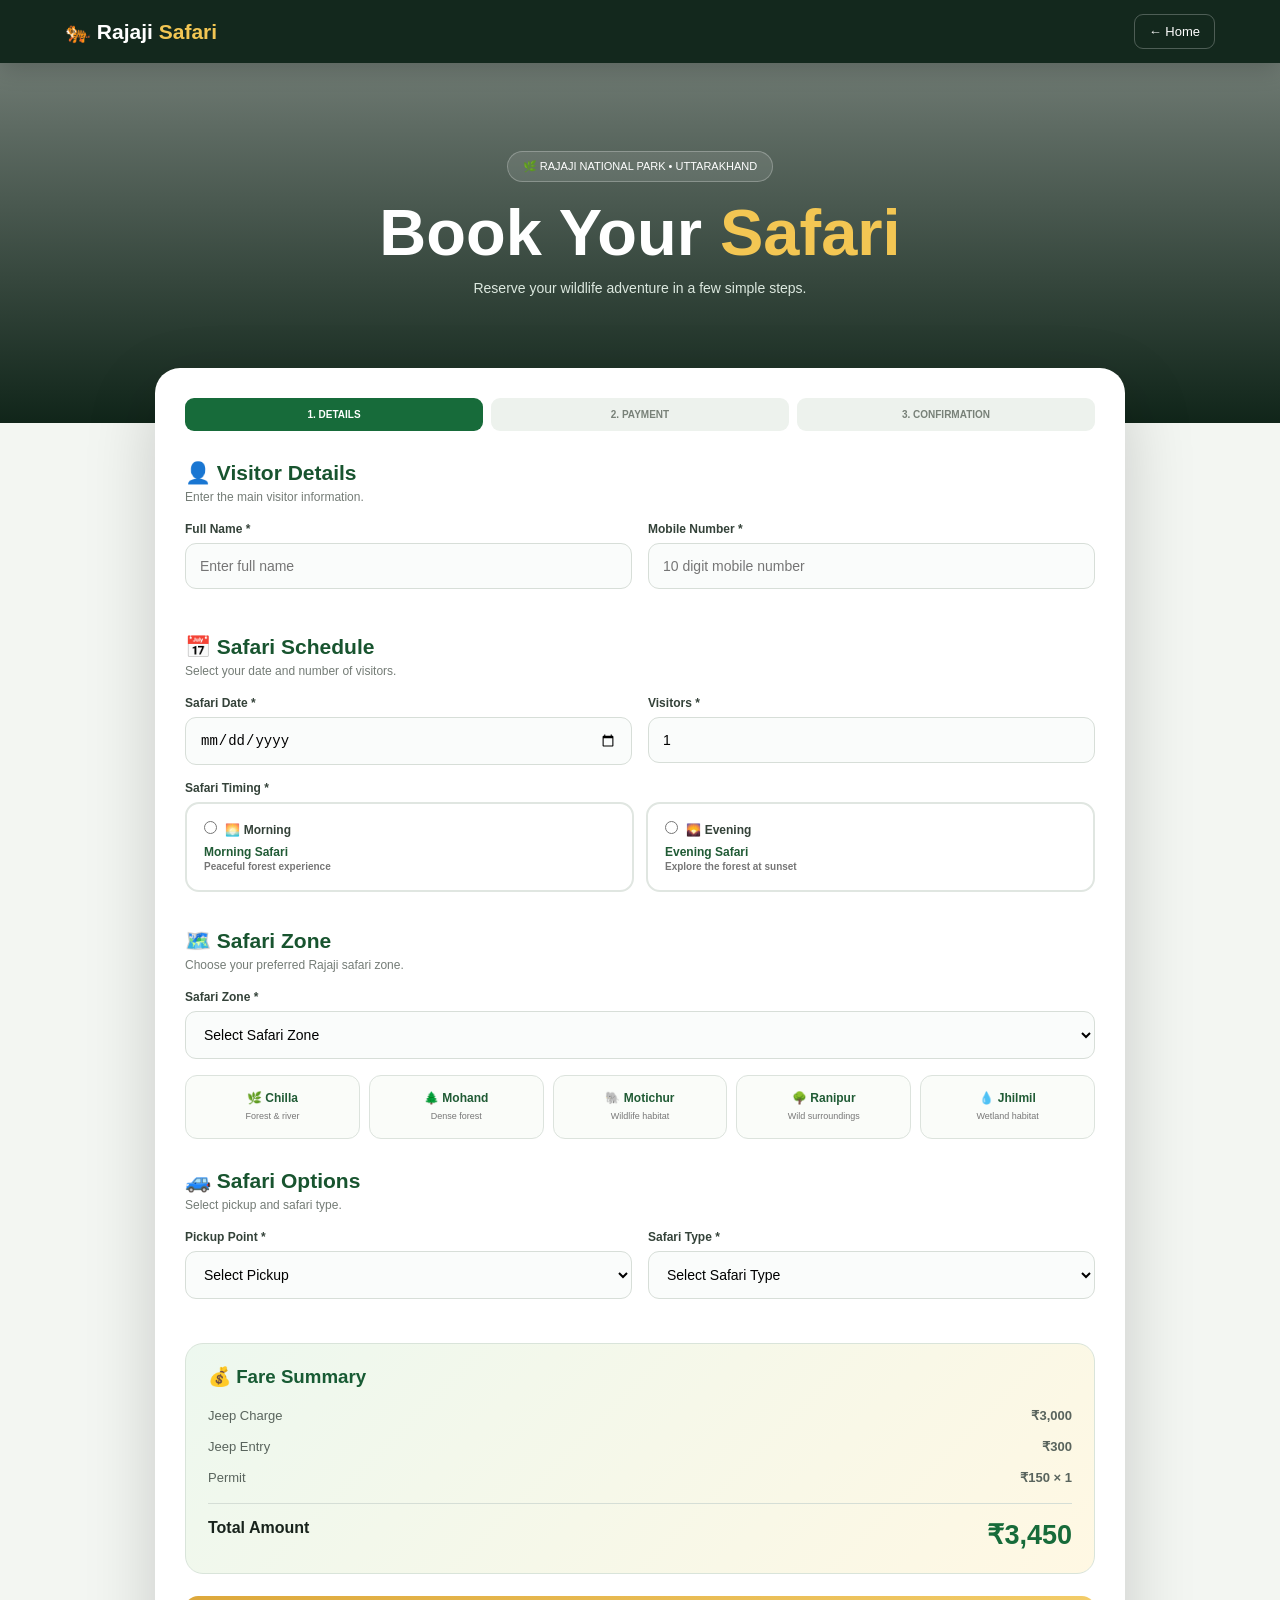
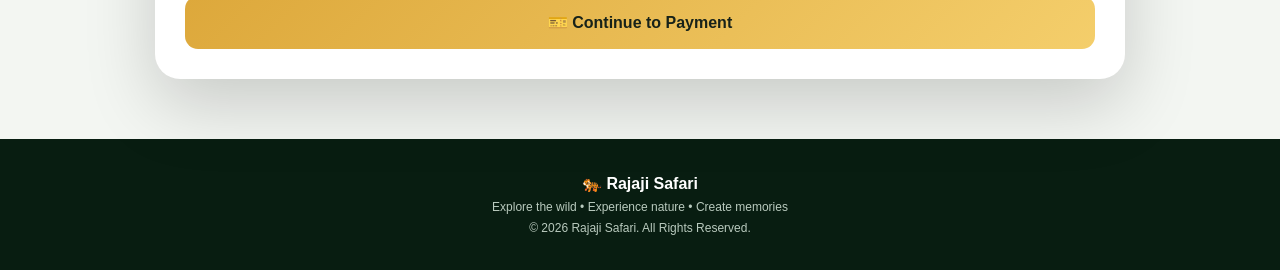
<file: success.html>
<!DOCTYPE html>
<html lang="en">

<head>

<meta charset="UTF-8">
<meta name="viewport" content="width=device-width, initial-scale=1.0">

<title>Payment | Rajaji Safari</title>

<style>

*{
  margin:0;
  padding:0;
  box-sizing:border-box;
  font-family:Arial,sans-serif;
}

body{
  min-height:100vh;
  background:
    linear-gradient(rgba(8,35,20,.88),rgba(8,35,20,.94)),
    linear-gradient(135deg,#1d6b3b,#d8a33e);
  padding:25px 15px;
}

.payment-container{
  width:100%;
  max-width:540px;
  margin:20px auto;
  background:white;
  border-radius:24px;
  padding:25px;
  box-shadow:0 20px 55px rgba(0,0,0,.3);
}

.logo{
  text-align:center;
  font-size:29px;
  font-weight:bold;
  color:#176b3a;
}

.subtitle{
  text-align:center;
  color:#777;
  margin:7px 0 25px;
}

.summary{
  background:#f5f8f5;
  border-radius:17px;
  padding:18px;
  margin-bottom:20px;
}

.summary h3{
  color:#176b3a;
  margin-bottom:12px;
}

.row{
  display:flex;
  justify-content:space-between;
  gap:15px;
  padding:10px 0;
  border-bottom:1px solid #dfe5df;
  font-size:14px;
}

.row:last-child{
  border-bottom:none;
}

.row span{
  color:#707870;
}

.row strong{
  text-align:right;
  word-break:break-word;
}

.total{
  margin-top:5px;
  padding-top:15px;
  font-size:19px;
}

.total strong{
  color:#176b3a;
  font-size:23px;
}

.payment-box{
  text-align:center;
  border:2px dashed #176b3a;
  border-radius:17px;
  padding:20px;
}

.payment-box h3{
  margin-bottom:8px;
  color:#176b3a;
}

.payment-box p{
  color:#666;
  font-size:14px;
}

.upi{
  margin:17px 0;
  padding:12px;
  background:#f3f7f3;
  border-radius:10px;
  color:#176b3a;
  font-size:17px;
  font-weight:bold;
  word-break:break-all;
}

.pay-btn,
.paid-btn{
  width:100%;
  border:none;
  padding:15px;
  border-radius:12px;
  color:white;
  font-size:16px;
  font-weight:bold;
  cursor:pointer;
}

.pay-btn{
  background:#176b3a;
}

.paid-btn{
  background:#25a55b;
  margin-top:11px;
}

.pay-btn:hover,
.paid-btn:hover{
  opacity:.9;
}

.status{
  margin-top:15px;
  padding:12px;
  border-radius:10px;
  background:#fff7df;
  color:#805f1c;
  font-size:13px;
  line-height:1.5;
}

.note{
  text-align:center;
  color:#777;
  font-size:12px;
  line-height:1.5;
  margin-top:18px;
}

.back{
  display:block;
  text-align:center;
  margin-top:18px;
  color:#176b3a;
  text-decoration:none;
  font-weight:bold;
}

@media(max-width:450px){

  .payment-container{
    padding:20px 16px;
  }

  .row{
    font-size:13px;
  }

}

</style>

</head>

<body>

<div class="payment-container">

  <div class="logo">
    🐅 Rajaji Safari
  </div>

  <div class="subtitle">
    Secure Safari Booking Payment
  </div>


  <div class="summary">

    <h3>
      🎫 Booking Summary
    </h3>


    <div class="row">
      <span>Booking ID</span>
      <strong id="bookingId">-</strong>
    </div>


    <div class="row">
      <span>Name</span>
      <strong id="name">-</strong>
    </div>


    <div class="row">
      <span>Phone</span>
      <strong id="phone">-</strong>
    </div>


    <div class="row">
      <span>Date</span>
      <strong id="date">-</strong>
    </div>


    <div class="row">
      <span>Time</span>
      <strong id="time">-</strong>
    </div>


    <div class="row">
      <span>Zone</span>
      <strong id="zone">-</strong>
    </div>


    <div class="row">
      <span>Visitors</span>
      <strong id="people">-</strong>
    </div>


    <div class="row">
      <span>Safari Type</span>
      <strong id="safari">-</strong>
    </div>


    <div class="row total">

      <span>Total Amount</span>

      <strong>
        ₹<span id="total">0</span>
      </strong>

    </div>

  </div>


  <div class="payment-box">

    <h3>
      💳 Pay via UPI
    </h3>

    <p>
      Click Pay Now to open your UPI application.
    </p>


    <!-- APNA REAL UPI ID YAHAN LAGANA HAI -->

    <div
      class="upi"
      id="upiText">

      YOUR-UPI-ID@upi

    </div>


    <button
      class="pay-btn"
      onclick="payNow()">

      💳 Pay Now

    </button>


    <button
      class="paid-btn"
      onclick="paymentSubmitted()">

      ✅ I Have Completed Payment

    </button>


    <div class="status">

      ⚠️ Payment complete karne ke baad hi
      "I Have Completed Payment" button dabayein.
      Payment verification admin dashboard se ki jayegi.

    </div>

  </div>


  <div class="note">

    Payment ke baad transaction screenshot safe rakhein.
    Booking confirmation admin verification ke baad complete hogi.

  </div>


  <a
    href="booking.html"
    class="back">

    ← Back to Booking

  </a>

</div>


<script>


/* =====================================
   LOAD CURRENT BOOKING
===================================== */

let booking =
  JSON.parse(
    localStorage.getItem("currentBooking")
  );


/* =====================================
   CHECK BOOKING
===================================== */

if(!booking){

  alert(
    "No booking information found."
  );

  window.location.href =
    "booking.html";

}


/* =====================================
   DISPLAY BOOKING
===================================== */

if(booking){

  document.getElementById(
    "bookingId"
  ).textContent =
    booking.bookingId || "-";


  document.getElementById(
    "name"
  ).textContent =
    booking.name || "-";


  document.getElementById(
    "phone"
  ).textContent =
    booking.phone || "-";


  document.getElementById(
    "date"
  ).textContent =
    booking.date || "-";


  document.getElementById(
    "time"
  ).textContent =
    booking.time || "-";


  document.getElementById(
    "zone"
  ).textContent =
    booking.zone || "-";


  document.getElementById(
    "people"
  ).textContent =
    booking.people || "-";


  document.getElementById(
    "safari"
  ).textContent =
    booking.safari ||
    booking.type ||
    "-";


  document.getElementById(
    "total"
  ).textContent =
    Number(
      booking.total || 0
    ).toLocaleString("en-IN");

}


/* =====================================
   UPI PAYMENT
===================================== */

function payNow(){

  if(!booking){
    return;
  }


  const amount =
    Number(
      booking.total || 0
    );


  /*
    IMPORTANT:
    YAHAN APNA REAL UPI ID DAALNA HAI.
    Example:
    rajajisafari@upi
  */

  const upiId =
    "YOUR-UPI-ID@upi";


  const merchantName =
    "Rajaji Safari";


  const upiUrl =
    "upi://pay?pa=" +
    encodeURIComponent(upiId) +

    "&pn=" +
    encodeURIComponent(merchantName) +

    "&am=" +
    encodeURIComponent(amount) +

    "&cu=INR";


  window.location.href =
    upiUrl;

}


/* =====================================
   PAYMENT SUBMITTED
===================================== */

function paymentSubmitted(){

  if(!booking){
    return;
  }


  /*
    PAYMENT STATUS ALAG HAI
    BOOKING STATUS PENDING RAHEGA
  */

  booking.paymentStatus =
    "Payment Submitted";


  booking.status =
    "Pending";


  /* SAVE CURRENT BOOKING */

  localStorage.setItem(
    "currentBooking",
    JSON.stringify(booking)
  );


  /* =====================================
     UPDATE BOOKINGS LIST
  ===================================== */

  const bookings =
    JSON.parse(
      localStorage.getItem(
        "rajajiBookings"
      )
    ) || [];


  const index =
    bookings.findIndex(
      item =>
        String(item.bookingId) ===
        String(booking.bookingId)
    );


  if(index !== -1){

    bookings[index].paymentStatus =
      "Payment Submitted";


    bookings[index].status =
      "Pending";


    localStorage.setItem(
      "rajajiBookings",
      JSON.stringify(bookings)
    );

  }


  /* =====================================
     SUCCESS PAGE
  ===================================== */

  window.location.href =
    "success.html";

}

</script>

</body>

</html>
</file>
